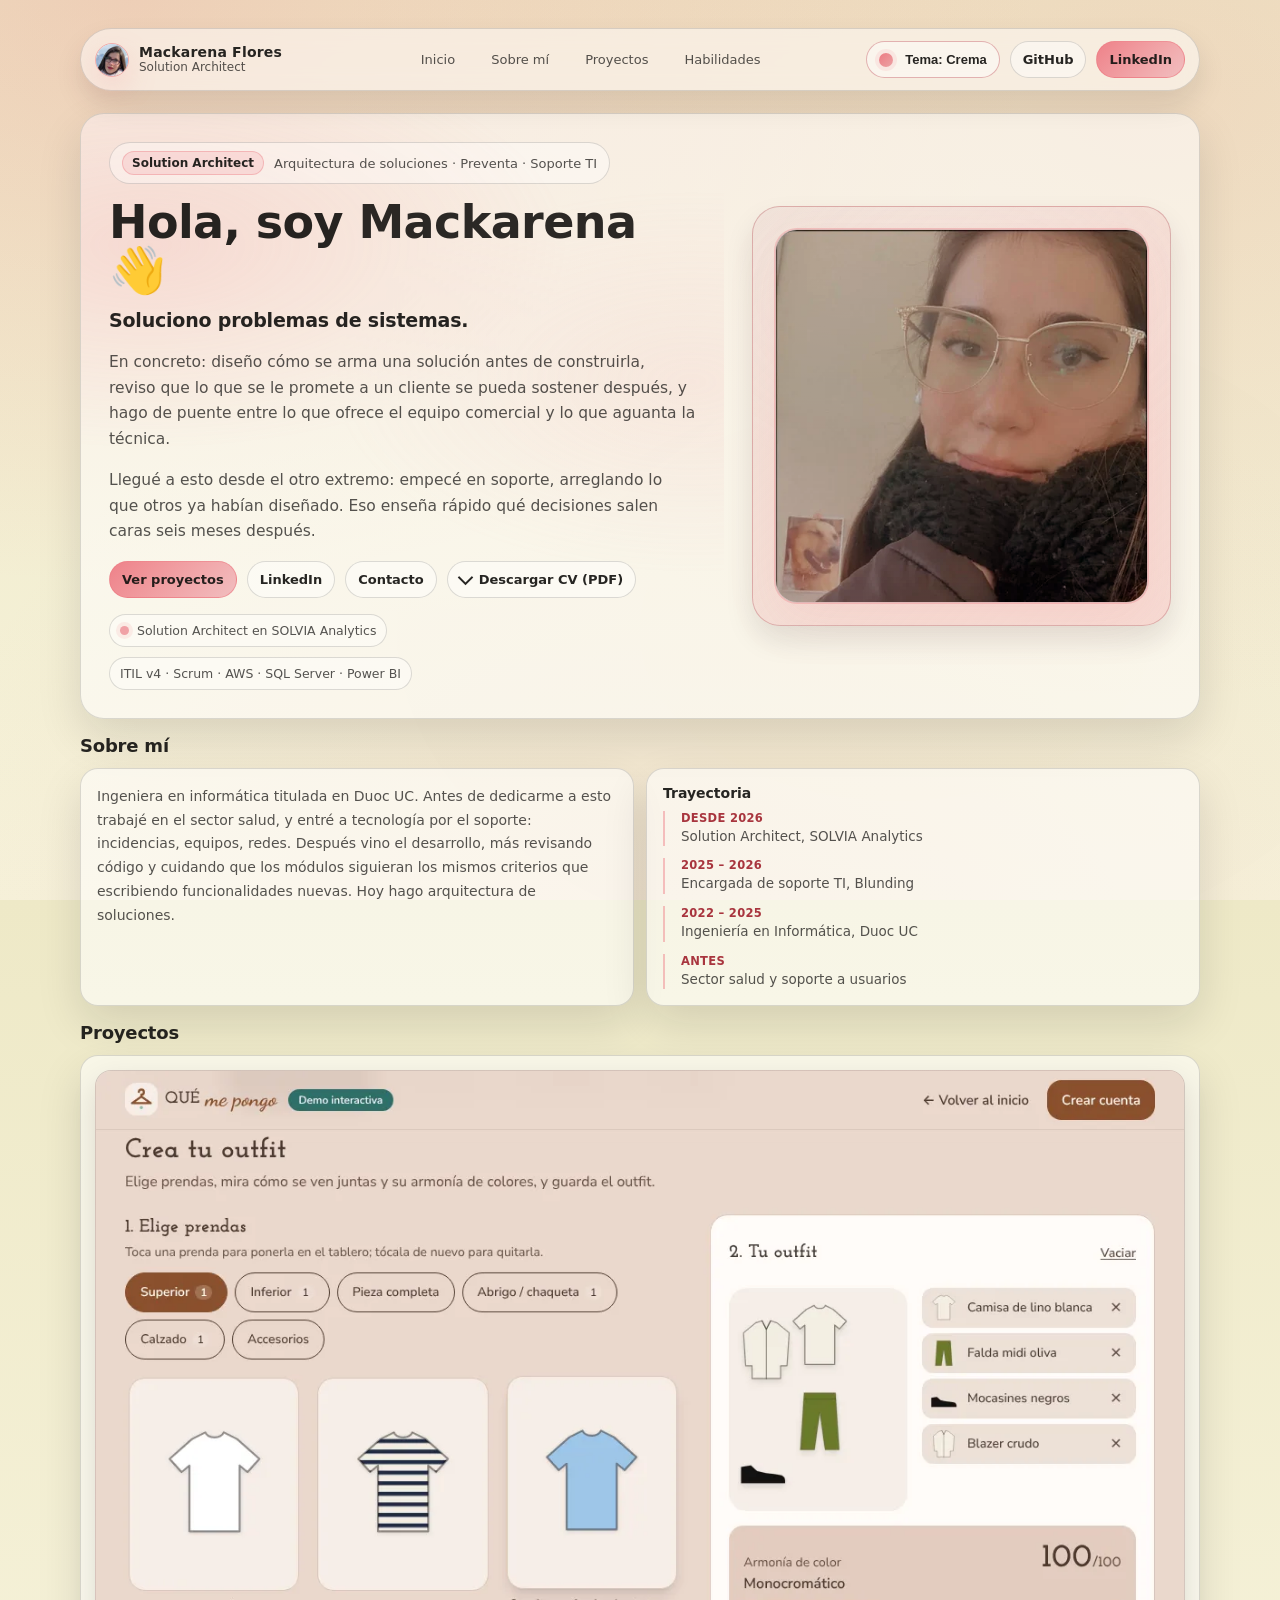
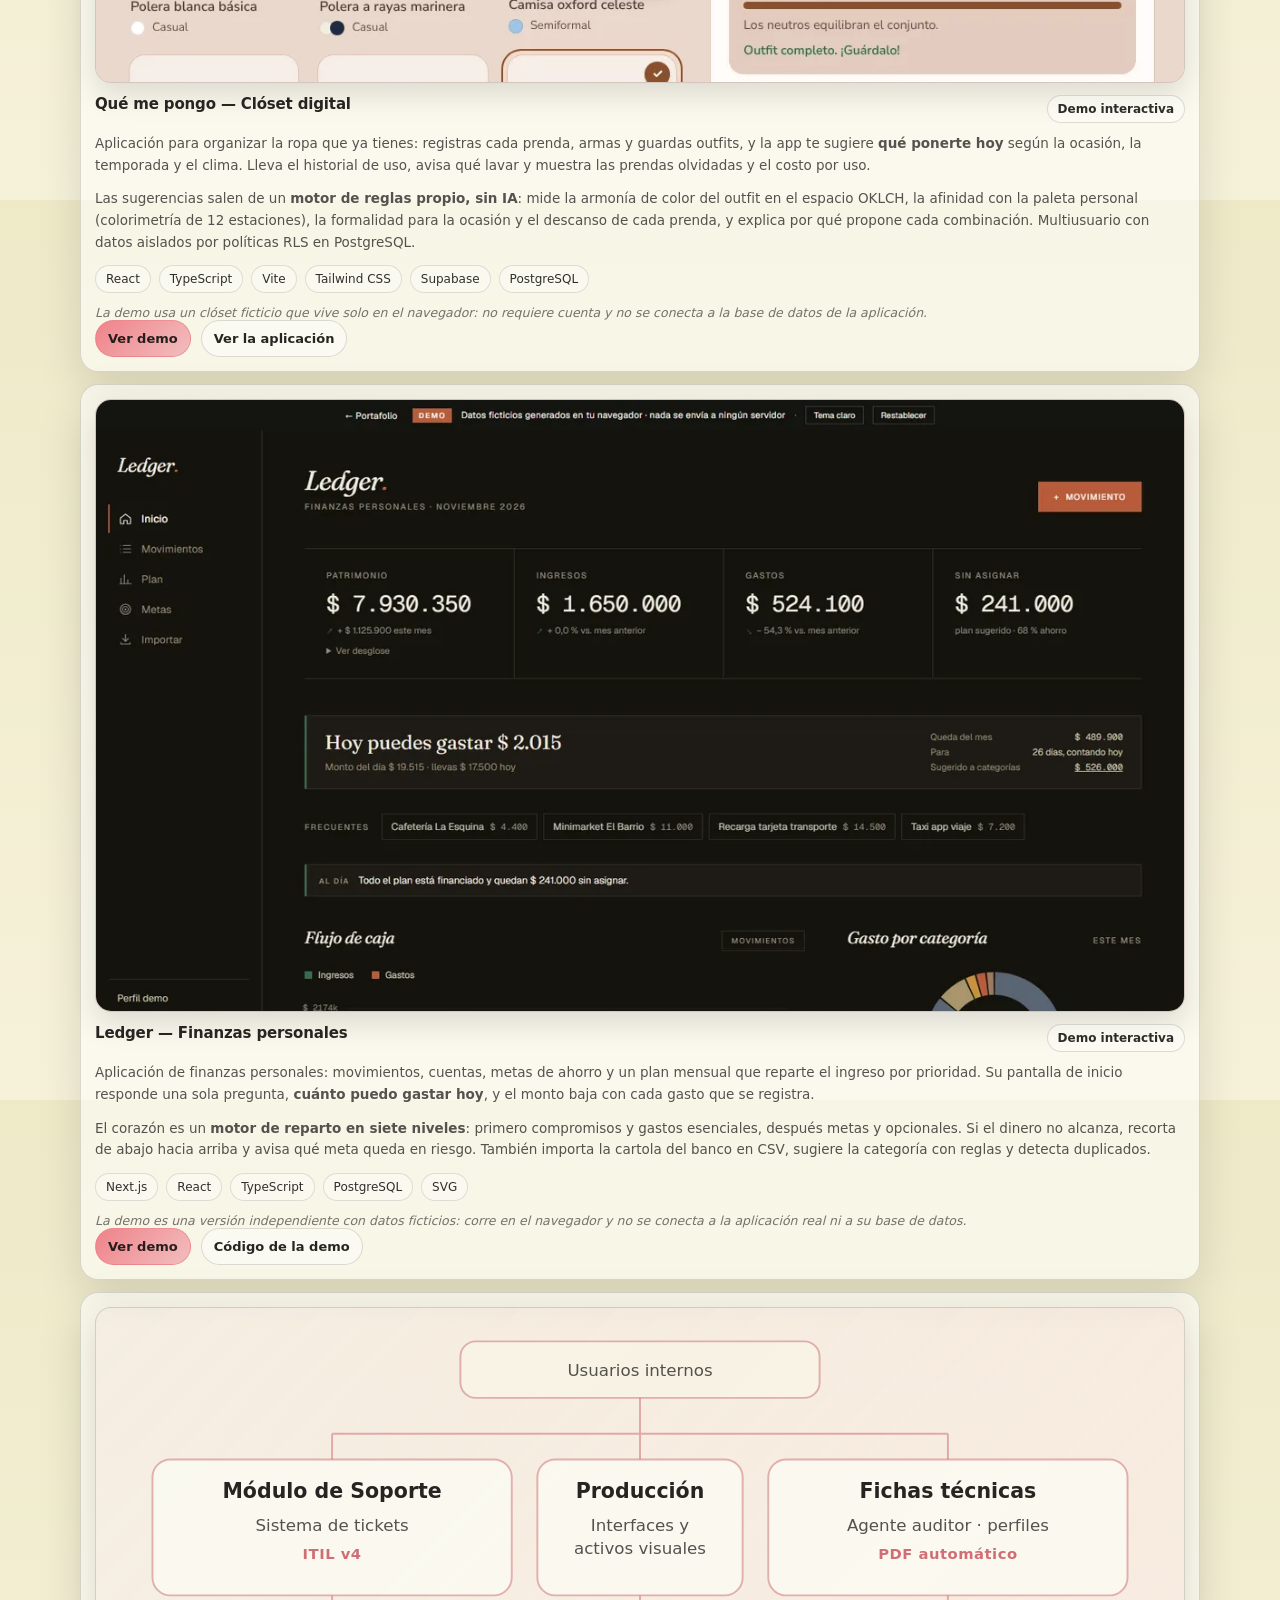
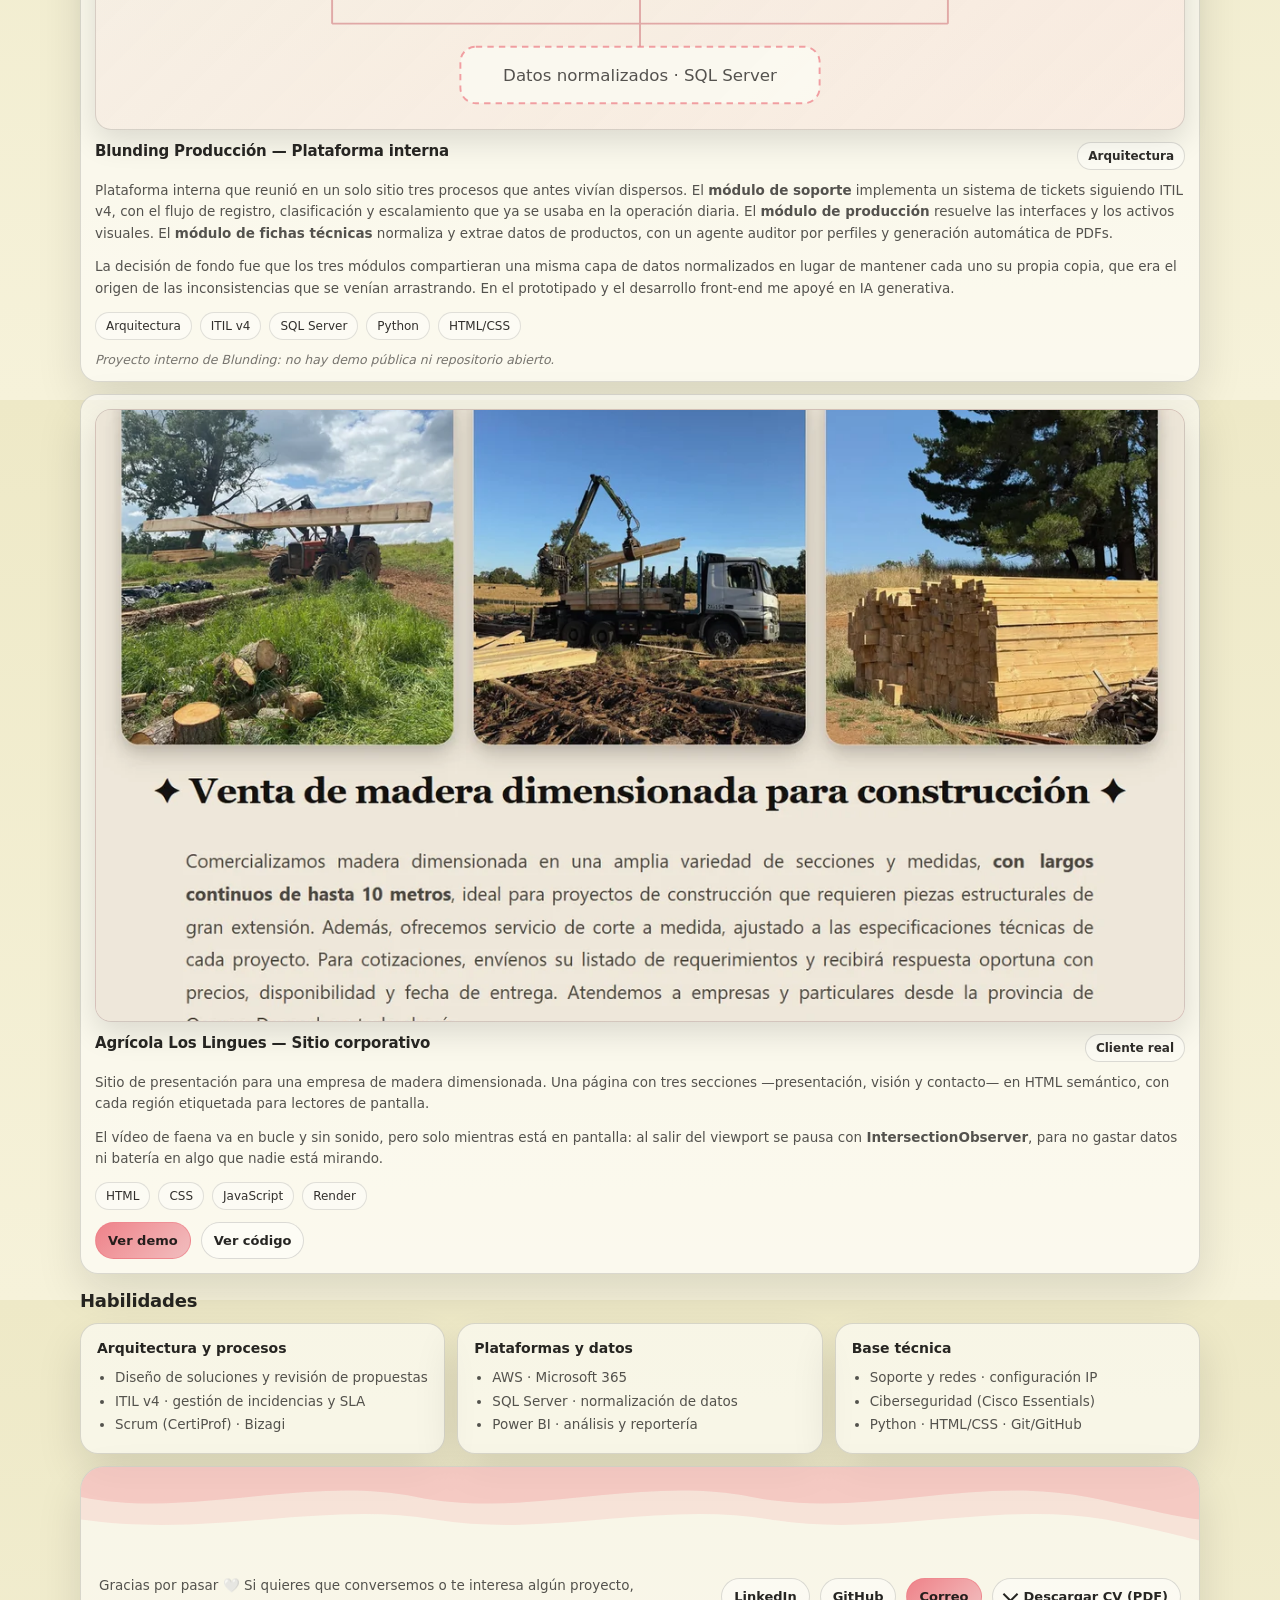
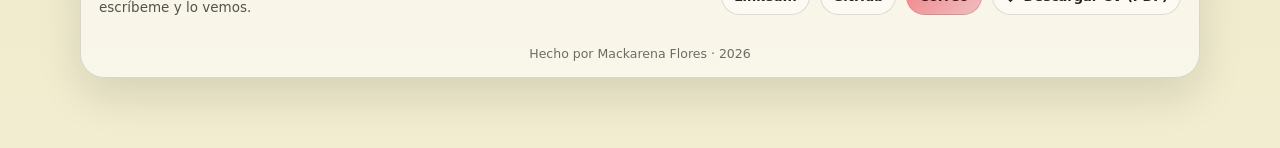
<file: index.html>
<!doctype html>
<html lang="es" data-theme="dark">
<head>
  <meta charset="utf-8" />
  <meta name="viewport" content="width=device-width, initial-scale=1" />
  <meta name="description" content="Mackarena Flores, Solution Architect. Diseño de arquitecturas, revisión de propuestas técnicas y apoyo a preventa, con base en soporte TI y desarrollo." />
  <title>Mackarena Flores — Solution Architect</title>
  <link rel="canonical" href="https://fireeeh.github.io/portafolio/" />

  <!-- Iconos -->
  <link rel="icon" href="./favicon.svg" type="image/svg+xml" />
  <link rel="apple-touch-icon" href="./apple-touch-icon.png" />
  <meta name="theme-color" content="#0b0f17" media="(prefers-color-scheme: dark)" />
  <meta name="theme-color" content="#eee9c7" media="(prefers-color-scheme: light)" />

  <!-- Open Graph: como se ve el enlace al compartirlo -->
  <meta property="og:type" content="website" />
  <meta property="og:locale" content="es_CL" />
  <meta property="og:site_name" content="Mackarena Flores — Solution Architect" />
  <meta property="og:title" content="Mackarena Flores — Solution Architect" />
  <meta property="og:description" content="Diseño de arquitecturas de solución, revisión de propuestas técnicas y apoyo a preventa, con base en soporte TI y desarrollo." />
  <meta property="og:url" content="https://fireeeh.github.io/portafolio/" />
  <meta property="og:image" content="https://fireeeh.github.io/portafolio/og-image.png" />
  <meta property="og:image:width" content="1200" />
  <meta property="og:image:height" content="630" />
  <meta property="og:image:alt" content="Mackarena Flores — Solution Architect" />
  <meta name="twitter:card" content="summary_large_image" />

  <script type="application/ld+json">
  {
    "@context": "https://schema.org",
    "@type": "Person",
    "name": "Mackarena Flores Garrido",
    "jobTitle": "Solution Architect",
    "worksFor": { "@type": "Organization", "name": "SOLVIA Analytics" },
    "alumniOf": { "@type": "CollegeOrUniversity", "name": "Duoc UC" },
    "url": "https://fireeeh.github.io/portafolio/",
    "email": "mailto:Mackarena.Garrido.F@gmail.com",
    "image": "https://fireeeh.github.io/portafolio/og-image.png",
    "nationality": { "@type": "Country", "name": "Chile" },
    "knowsAbout": [
      "Arquitectura de soluciones",
      "ITIL v4",
      "Scrum",
      "AWS",
      "SQL Server",
      "Power BI",
      "Soporte TI",
      "Ciberseguridad"
    ],
    "sameAs": [
      "https://www.linkedin.com/in/mackarenafloresg/",
      "https://github.com/Fireeeh"
    ]
  }
  </script>

  <!-- ?v= fuerza a los navegadores a pedir la version nueva tras cada despliegue.
       GitHub Pages sirve con Cache-Control: max-age=600, asi que sin esto un
       visitante reciente recibe el HTML nuevo con el CSS viejo y la maqueta se
       rompe. Hay que subir el numero al tocar styles.css o app.js. -->
  <link rel="stylesheet" href="./styles.css?v=20261105.1" />

  <!-- Resuelve el tema antes de pintar, para que no parpadee al recargar -->
  <script>
    (function(){
      var guardado;
      try { guardado = localStorage.getItem('theme'); } catch(e){}
      var prefiereClaro = window.matchMedia('(prefers-color-scheme: light)').matches;
      document.documentElement.setAttribute(
        'data-theme',
        guardado || (prefiereClaro ? 'cream' : 'dark')
      );
    })();
  </script>
</head>

<body>
  <a class="saltar" href="#contenido">Saltar al contenido</a>
  <div class="sakura" aria-hidden="true"></div>
  <div class="wrap">

    <header class="nav" aria-label="Navegación principal">
      <div class="nav__bar">
        <a class="brand" href="#top" aria-label="Ir al inicio">
          <img class="brand__dot" src="./avatar.webp" width="96" height="96" alt="" aria-hidden="true">
          <span class="brand__text">
            <span class="brand__name">Mackarena Flores</span>
            <span class="brand__role">Solution Architect</span>
          </span>
        </a>

        <nav class="nav__links" id="navLinks" aria-label="Secciones">
          <a href="#top">Inicio</a>
          <a href="#sobre-mi">Sobre mí</a>
          <a href="#proyectos">Proyectos</a>
          <a href="#habilidades">Habilidades</a>
          <a class="nav__links-extra" href="https://github.com/Fireeeh" target="_blank" rel="noreferrer">GitHub</a>
        </nav>

        <div class="nav__cta">
          <button class="btn btn--toggle" id="themeBtn" type="button" aria-label="Cambiar tema"><span class="btn__label">Tema: Oscuro</span></button>
          <a class="btn btn--desktop" href="https://github.com/Fireeeh" target="_blank" rel="noreferrer">GitHub</a>
          <a class="btn btn--primary" href="https://www.linkedin.com/in/mackarenafloresg/" target="_blank" rel="noreferrer">LinkedIn</a>
          <button class="nav__burger" id="navBurger" type="button" aria-label="Abrir menú" aria-expanded="false" aria-controls="navLinks">
            <span aria-hidden="true"></span>
            <span aria-hidden="true"></span>
            <span aria-hidden="true"></span>
          </button>
        </div>
      </div>
    </header>

    <main id="contenido" tabindex="-1">

      <section class="hero enter" id="top" aria-label="Presentación">
      <div class="hero__layout">
        <div class="hero__block hero__block--content">
          <div class="hero__content">
            <div class="kicker">
              <span class="kicker__pill">Solution Architect</span>
              <span>Arquitectura de soluciones · Preventa · Soporte TI</span>
            </div>

            <h1>Hola, soy <span class="name">Mackarena</span> 👋</h1>

            <p class="lead lead--tesis">Soluciono problemas de sistemas.</p>

            <p class="lead">
              En concreto: diseño cómo se arma una solución antes de construirla, reviso que lo
              que se le promete a un cliente se pueda sostener después, y hago de puente entre lo
              que ofrece el equipo comercial y lo que aguanta la técnica.
            </p>

            <p class="lead">
              Llegué a esto desde el otro extremo: empecé en soporte, arreglando lo que otros ya
              habían diseñado. Eso enseña rápido qué decisiones salen caras seis meses después.
            </p>

            <div class="hero__actions">
              <a class="btn btn--primary" href="#proyectos">Ver proyectos</a>
              <a class="btn" href="https://www.linkedin.com/in/mackarenafloresg/" target="_blank" rel="noreferrer">LinkedIn</a>
              <a class="btn" href="mailto:Mackarena.Garrido.F@gmail.com">Contacto</a>
              <a class="btn btn--cv" href="./CV-Mackarena-Flores-Garrido.pdf" download>Descargar CV (PDF)</a>
            </div>

            <div class="meta" aria-label="Resumen rápido">
              <span class="chip"><span class="dot" aria-hidden="true"></span> Solution Architect en SOLVIA Analytics</span>
              <span class="chip">ITIL v4 · Scrum · AWS · SQL Server · Power BI</span>
            </div>
          </div>
        </div>

        <div class="hero__illus">
          <div class="illus-card">
            <div class="illus floaty pulse-border">
              <img class="retrato"
                   src="./retrato.webp"
                   srcset="./retrato-480.webp 480w, ./retrato.webp 840w"
                   sizes="(max-width: 920px) 60vw, 420px"
                   width="840" height="840"
                   decoding="async"
                   fetchpriority="high"
                   alt="Fotografía de Mackarena Flores">
            </div>
          </div>
        </div>
      </div>
      </section>

      <section id="sobre-mi" class="reveal" aria-label="Sobre mí">
        <div class="section__head">
          <h2>Sobre mí</h2>
        </div>

        <div class="grid">
          <div class="card box col-6">
            <p class="sobre__texto">
              Ingeniera en informática titulada en Duoc UC. Antes de dedicarme a esto trabajé en
              el sector salud, y entré a tecnología por el soporte: incidencias, equipos, redes.
              Después vino el desarrollo, más revisando código y cuidando que los módulos
              siguieran los mismos criterios que escribiendo funcionalidades nuevas. Hoy hago
              arquitectura de soluciones.
            </p>
          </div>

          <div class="card box col-6">
            <h3>Trayectoria</h3>
            <ol class="linea">
              <li>
                <span class="linea__fecha">Desde 2026</span>
                <span class="linea__hecho">Solution Architect, SOLVIA Analytics</span>
              </li>
              <li>
                <span class="linea__fecha">2025 – 2026</span>
                <span class="linea__hecho">Encargada de soporte TI, Blunding</span>
              </li>
              <li>
                <span class="linea__fecha">2022 – 2025</span>
                <span class="linea__hecho">Ingeniería en Informática, Duoc UC</span>
              </li>
              <li>
                <span class="linea__fecha">Antes</span>
                <span class="linea__hecho">Sector salud y soporte a usuarios</span>
              </li>
            </ol>
          </div>
        </div>
      </section>

      <section id="proyectos" class="reveal" aria-label="Proyectos">
        <div class="section__head">
          <h2>Proyectos</h2>
        </div>

        <div class="grid">
          <article class="card proj col-12">
            <div class="proj__media">
              <a href="https://que-me-pongo.pages.dev/demo" target="_blank" rel="noreferrer" aria-label="Abrir la demo de Qué me pongo" style="display:block;width:100%;height:100%">
                <img class="proj__img" style="object-position:top"
                     src="./que-me-pongo.webp"
                     srcset="./que-me-pongo-700.webp 700w, ./que-me-pongo.webp 1200w"
                     sizes="(min-width: 1160px) 1056px, 92vw"
                     width="1200" height="733"
                     loading="lazy" decoding="async"
                     alt="Demo de Qué me pongo: prendas del clóset a la izquierda y, a la derecha, el outfit armado con su puntaje de armonía de color">
              </a>
            </div>
            <div class="proj__top">
              <h3 class="proj__title">Qué me pongo — Clóset digital</h3>
              <span class="tag">Demo interactiva</span>
            </div>
            <p class="proj__desc">
              Aplicación para organizar la ropa que ya tienes: registras cada prenda, armas y guardas outfits,
              y la app te sugiere <strong>qué ponerte hoy</strong> según la ocasión, la temporada y el clima.
              Lleva el historial de uso, avisa qué lavar y muestra las prendas olvidadas y el costo por uso.
            </p>
            <p class="proj__desc">
              Las sugerencias salen de un <strong>motor de reglas propio, sin IA</strong>: mide la armonía de
              color del outfit en el espacio OKLCH, la afinidad con la paleta personal (colorimetría de 12
              estaciones), la formalidad para la ocasión y el descanso de cada prenda, y explica por qué propone
              cada combinación. Multiusuario con datos aislados por políticas RLS en PostgreSQL.
            </p>
            <div class="stack"><span>React</span><span>TypeScript</span><span>Vite</span><span>Tailwind CSS</span><span>Supabase</span><span>PostgreSQL</span></div>
            <p class="proj__nota">La demo usa un clóset ficticio que vive solo en el navegador: no requiere cuenta y no se conecta a la base de datos de la aplicación.</p>
            <div class="proj__links">
              <a class="btn btn--primary" href="https://que-me-pongo.pages.dev/demo" target="_blank" rel="noreferrer">Ver demo</a>
              <a class="btn" href="https://que-me-pongo.pages.dev/" target="_blank" rel="noreferrer">Ver la aplicación</a>
            </div>
          </article>

          <article class="card proj col-12">
            <div class="proj__media">
              <a href="./ledger/" aria-label="Abrir la demo de Ledger" style="display:block;width:100%;height:100%">
                <img class="proj__img" style="object-position:top"
                     src="./ledger.webp"
                     srcset="./ledger-700.webp 700w, ./ledger.webp 1200w"
                     sizes="(min-width: 1160px) 1056px, 92vw"
                     width="1200" height="733"
                     loading="lazy" decoding="async"
                     alt="Pantalla de inicio de Ledger: patrimonio, ingresos y gastos del mes, el aviso «Hoy puedes gastar» y el gráfico de flujo de caja">
              </a>
            </div>
            <div class="proj__top">
              <h3 class="proj__title">Ledger — Finanzas personales</h3>
              <span class="tag">Demo interactiva</span>
            </div>
            <p class="proj__desc">
              Aplicación de finanzas personales: movimientos, cuentas, metas de ahorro y un plan mensual
              que reparte el ingreso por prioridad. Su pantalla de inicio responde una sola pregunta,
              <strong>cuánto puedo gastar hoy</strong>, y el monto baja con cada gasto que se registra.
            </p>
            <p class="proj__desc">
              El corazón es un <strong>motor de reparto en siete niveles</strong>: primero compromisos y
              gastos esenciales, después metas y opcionales. Si el dinero no alcanza, recorta de abajo hacia
              arriba y avisa qué meta queda en riesgo. También importa la cartola del banco en CSV, sugiere
              la categoría con reglas y detecta duplicados.
            </p>
            <div class="stack"><span>Next.js</span><span>React</span><span>TypeScript</span><span>PostgreSQL</span><span>SVG</span></div>
            <p class="proj__nota">La demo es una versión independiente con datos ficticios: corre en el navegador y no se conecta a la aplicación real ni a su base de datos.</p>
            <div class="proj__links">
              <a class="btn btn--primary" href="./ledger/">Ver demo</a>
              <a class="btn" href="https://github.com/Fireeeh/portafolio/tree/main/ledger" target="_blank" rel="noreferrer">Código de la demo</a>
            </div>
          </article>

          <article class="card proj col-12">
            <div class="proj__media proj__media--diagrama">
              <svg viewBox="0 0 820 300" role="img" aria-labelledby="diag-titulo diag-desc" class="diagrama">
                <title id="diag-titulo">Arquitectura de la plataforma Blunding Producción</title>
                <desc id="diag-desc">Los usuarios internos de soporte, producción y comercial acceden a tres módulos —
                  tickets ITIL v4, producción y fichas técnicas — que comparten una capa común de datos normalizados.</desc>

                <rect x="270" y="12" width="280" height="44" rx="12" class="d-caja d-caja--tenue"/>
                <text x="410" y="39" class="d-txt d-txt--sm">Usuarios internos</text>

                <path d="M410 56 V 84 M170 84 H 650 M170 84 V 104 M410 84 V 104 M650 84 V 104" class="d-linea"/>

                <rect x="30" y="104" width="280" height="106" rx="14" class="d-caja"/>
                <text x="170" y="134" class="d-txt d-txt--tit">Módulo de Soporte</text>
                <text x="170" y="160" class="d-txt d-txt--sm">Sistema de tickets</text>
                <text x="170" y="182" class="d-txt d-txt--et">ITIL v4</text>

                <rect x="330" y="104" width="160" height="106" rx="14" class="d-caja"/>
                <text x="410" y="134" class="d-txt d-txt--tit">Producción</text>
                <text x="410" y="160" class="d-txt d-txt--sm">Interfaces y</text>
                <text x="410" y="178" class="d-txt d-txt--sm">activos visuales</text>

                <rect x="510" y="104" width="280" height="106" rx="14" class="d-caja"/>
                <text x="650" y="134" class="d-txt d-txt--tit">Fichas técnicas</text>
                <text x="650" y="160" class="d-txt d-txt--sm">Agente auditor · perfiles</text>
                <text x="650" y="182" class="d-txt d-txt--et">PDF automático</text>

                <path d="M170 210 V 232 M410 210 V 232 M650 210 V 232 M170 232 H 650 M410 232 V 250" class="d-linea"/>

                <rect x="270" y="250" width="280" height="44" rx="12" class="d-caja d-caja--datos"/>
                <text x="410" y="277" class="d-txt d-txt--sm">Datos normalizados · SQL Server</text>
              </svg>
            </div>

            <p class="diagrama__pista" aria-hidden="true">← Desliza el diagrama para verlo completo →</p>

            <div class="proj__top">
              <h3 class="proj__title">Blunding Producción — Plataforma interna</h3>
              <span class="tag">Arquitectura</span>
            </div>

            <p class="proj__desc">
              Plataforma interna que reunió en un solo sitio tres procesos que antes vivían dispersos.
              El <strong>módulo de soporte</strong> implementa un sistema de tickets siguiendo ITIL v4, con
              el flujo de registro, clasificación y escalamiento que ya se usaba en la operación diaria.
              El <strong>módulo de producción</strong> resuelve las interfaces y los activos visuales. El
              <strong>módulo de fichas técnicas</strong> normaliza y extrae datos de productos, con un agente
              auditor por perfiles y generación automática de PDFs.
            </p>
            <p class="proj__desc">
              La decisión de fondo fue que los tres módulos compartieran una misma capa de datos
              normalizados en lugar de mantener cada uno su propia copia, que era el origen de las
              inconsistencias que se venían arrastrando. En el prototipado y el desarrollo front-end me
              apoyé en IA generativa.
            </p>

            <div class="stack"><span>Arquitectura</span><span>ITIL v4</span><span>SQL Server</span><span>Python</span><span>HTML/CSS</span></div>
            <p class="proj__nota">Proyecto interno de Blunding: no hay demo pública ni repositorio abierto.</p>
          </article>

          <article class="card proj col-12">
            <div class="proj__media">
              <img class="proj__img"
                   src="./los_lingues.webp"
                   srcset="./los_lingues-700.webp 700w, ./los_lingues.webp 1200w"
                   sizes="(min-width: 1160px) 1056px, 92vw"
                   width="1200" height="733"
                   loading="lazy" decoding="async"
                   alt="Sitio web de Agrícola Los Lingues: portada con fotografías de faena forestal y el catálogo de madera dimensionada">
            </div>
            <div class="proj__top">
              <h3 class="proj__title">Agrícola Los Lingues — Sitio corporativo</h3>
              <span class="tag">Cliente real</span>
            </div>
            <p class="proj__desc">
              Sitio de presentación para una empresa de madera dimensionada. Una página con tres
              secciones —presentación, visión y contacto— en HTML semántico, con cada región
              etiquetada para lectores de pantalla.
            </p>
            <p class="proj__desc">
              El vídeo de faena va en bucle y sin sonido, pero solo mientras está en pantalla: al
              salir del viewport se pausa con <strong>IntersectionObserver</strong>, para no gastar
              datos ni batería en algo que nadie está mirando.
            </p>
            <div class="stack"><span>HTML</span><span>CSS</span><span>JavaScript</span><span>Render</span></div>
            <div class="proj__links">
              <a class="btn btn--primary" href="https://agricola-los-lingues.onrender.com/" target="_blank" rel="noreferrer">Ver demo</a>
              <a class="btn" href="https://github.com/Fireeeh/madera2" target="_blank" rel="noreferrer">Ver código</a>
            </div>
          </article>

        </div>
      </section>

      <section id="habilidades" class="reveal" aria-label="Habilidades">
        <div class="section__head">
          <h2>Habilidades</h2>
        </div>

        <div class="grid">
          <div class="card box col-4">
            <h3>Arquitectura y procesos</h3>
            <ul class="list"><li>Diseño de soluciones y revisión de propuestas</li><li>ITIL v4 · gestión de incidencias y SLA</li><li>Scrum (CertiProf) · Bizagi</li></ul>
          </div>
          <div class="card box col-4">
            <h3>Plataformas y datos</h3>
            <ul class="list"><li>AWS · Microsoft 365</li><li>SQL Server · normalización de datos</li><li>Power BI · análisis y reportería</li></ul>
          </div>
          <div class="card box col-4">
            <h3>Base técnica</h3>
            <ul class="list"><li>Soporte y redes · configuración IP</li><li>Ciberseguridad (Cisco Essentials)</li><li>Python · HTML/CSS · Git/GitHub</li></ul>
          </div>
        </div>
      </section>

    </main>

    <footer class="footer reveal" aria-label="Pie de página">
      <svg class="footer__wave" viewBox="0 0 1200 120" preserveAspectRatio="none" aria-hidden="true">
        <path d="M0,40 C120,70 240,10 360,40 C480,70 600,10 720,40 C840,70 960,10 1080,40 C1140,55 1170,65 1200,70 L1200,0 L0,0 Z"
              fill="rgba(237,123,131,0.26)"></path>
        <path d="M0,70 C140,95 260,45 380,70 C500,95 620,45 740,70 C860,95 980,45 1100,70 C1150,82 1180,92 1200,98 L1200,0 L0,0 Z"
              fill="rgba(236,138,144,0.18)"></path>
      </svg>

      <div class="footer__body">
        <p class="footer__msg">
          Gracias por pasar 🤍 Si quieres que conversemos o te interesa algún proyecto, escríbeme y lo vemos.
        </p>
        <div class="footer__links">
          <a class="btn" href="https://www.linkedin.com/in/mackarenafloresg/" target="_blank" rel="noreferrer">LinkedIn</a>
          <a class="btn" href="https://github.com/Fireeeh" target="_blank" rel="noreferrer">GitHub</a>
          <a class="btn btn--primary" href="mailto:Mackarena.Garrido.F@gmail.com">Correo</a>
                <a class="btn btn--cv" href="./CV-Mackarena-Flores-Garrido.pdf" download>Descargar CV (PDF)</a>
        </div>
      </div>

      <div class="footer__small">
        Hecho por Mackarena Flores · <span id="year"></span>
      </div>
    </footer>

  </div>

  <script src="./app.js?v=20261105.1"></script>
</body>
</html>
</file>
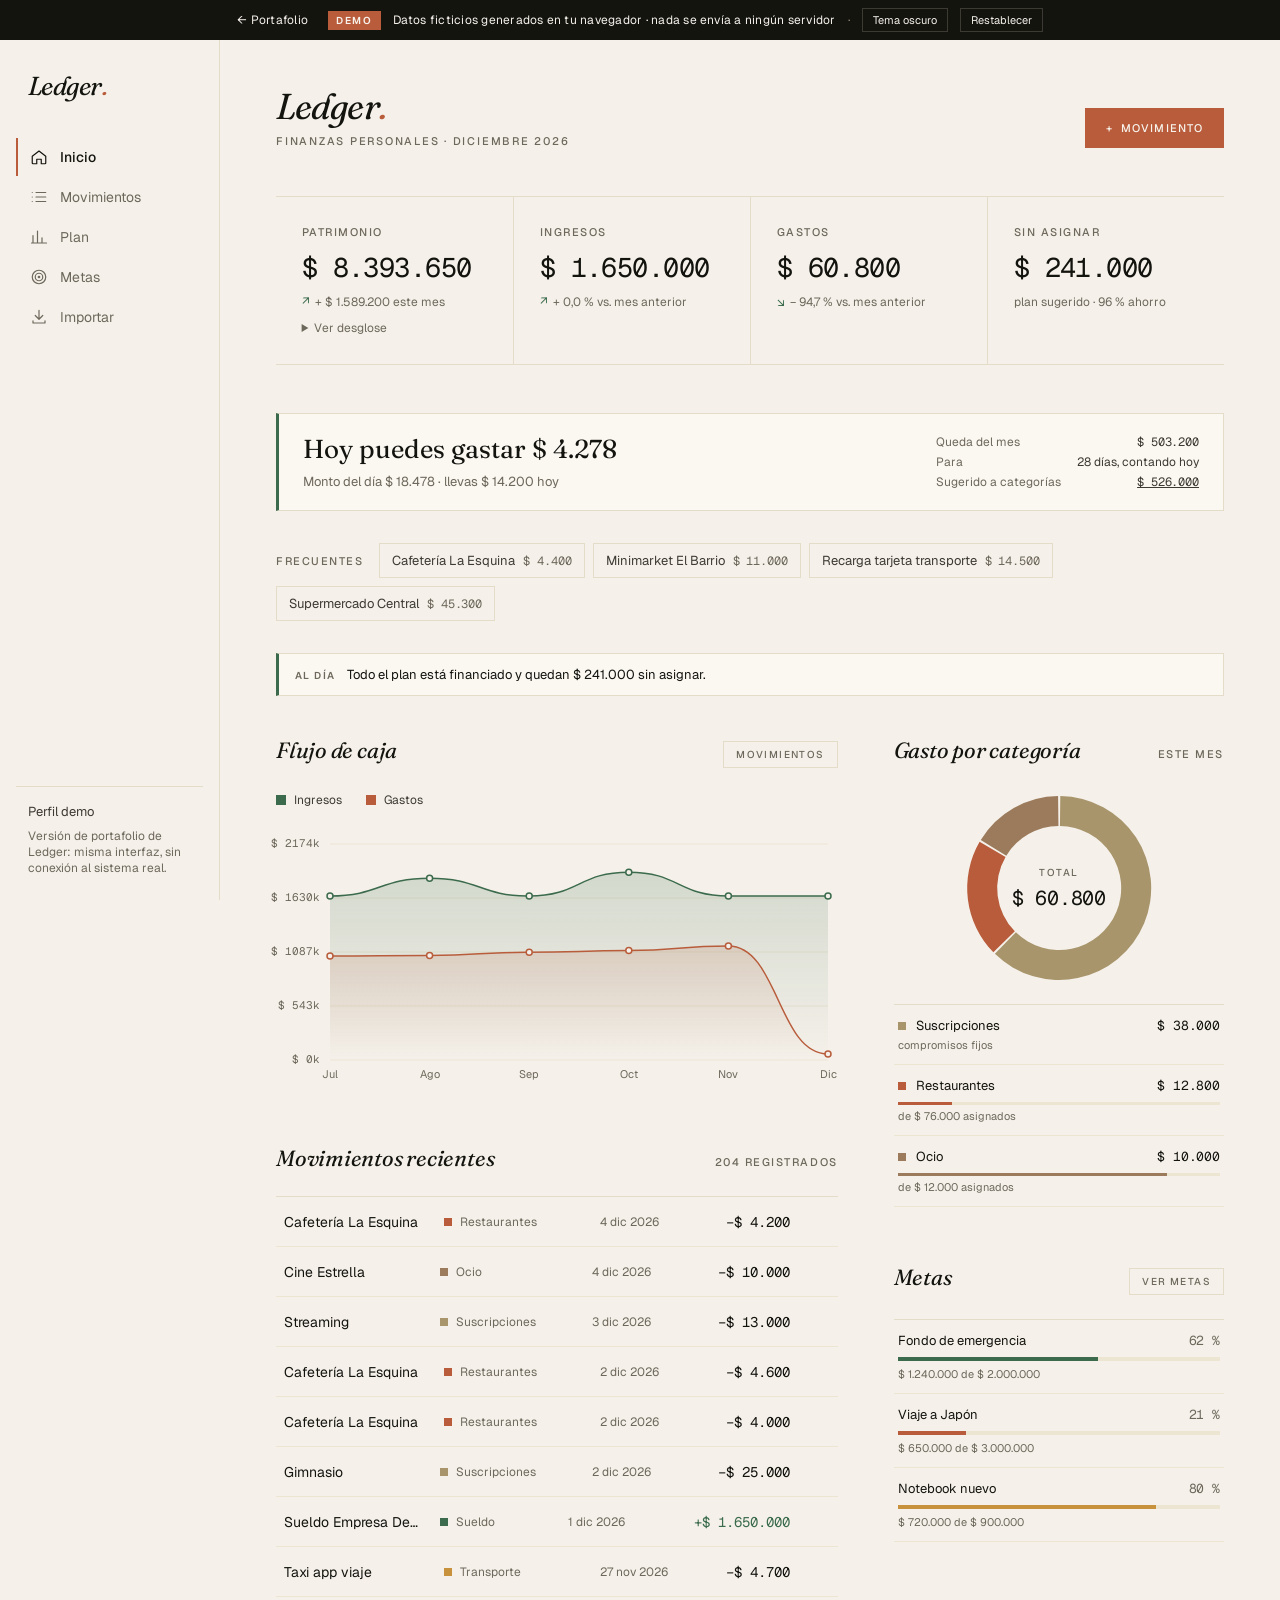
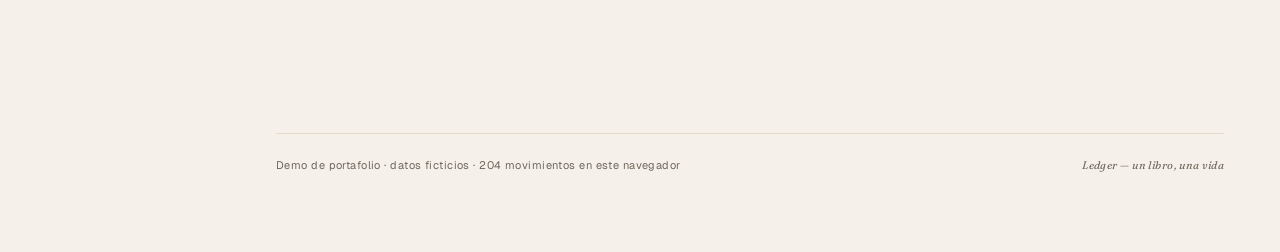
<file: ledger/index.html>
<!doctype html>
<html lang="es">
<head>
  <meta charset="utf-8">
  <meta name="viewport" content="width=device-width, initial-scale=1, maximum-scale=5">
  <title>Ledger · Demo</title>
  <meta name="description" content="Demo pública de Ledger, aplicación de finanzas personales. Datos ficticios, sin servidor.">
  <meta name="robots" content="index, follow">
  <meta name="theme-color" media="(prefers-color-scheme: light)" content="#F5F1EA">
  <meta name="theme-color" media="(prefers-color-scheme: dark)" content="#15130E">
  <link rel="canonical" href="https://fireeeh.github.io/portafolio/ledger/">
  <link rel="icon" href="icon.svg" type="image/svg+xml">
  <link rel="preconnect" href="https://fonts.googleapis.com">
  <link rel="preconnect" href="https://fonts.gstatic.com" crossorigin>
  <link rel="stylesheet" href="https://fonts.googleapis.com/css2?family=Fraunces:ital,opsz,wght@0,9..144,400;1,9..144,400&family=Geist:wght@400;500;600&family=Geist+Mono:wght@400;500&display=swap">
  <link rel="stylesheet" href="css/styles.css?v=2">
  <script>
    // Tema antes del primer pintado (igual que la app real, con clave propia de la demo).
    (function () {
      try {
        var t = localStorage.getItem('ledger-demo-theme');
        if (t !== 'dark' && t !== 'light') t = window.matchMedia && matchMedia('(prefers-color-scheme: dark)').matches ? 'dark' : 'light';
        document.documentElement.dataset.theme = t;
      } catch (e) { document.documentElement.dataset.theme = 'light'; }
    })();
  </script>
</head>
<body>
  <div class="demo-band" role="note">
    <a href="../#proyectos" class="back">← Portafolio</a>
    <strong>Demo</strong>
    <span>Datos ficticios generados en tu navegador<span class="opt"> · nada se envía a ningún servidor</span></span>
    <span class="sep" aria-hidden="true">·</span>
    <button type="button" data-action="theme">Tema oscuro</button>
    <button type="button" data-action="reset">Restablecer</button>
  </div>

  <a href="#view" class="skip-link">Saltar al contenido</a>

  <aside class="shell-side" aria-label="Navegación principal">
    <a href="#/inicio" class="brand">Ledger<span>.</span></a>
    <nav class="shell-nav" aria-label="Principal">
      <a class="shell-link" data-nav="inicio" href="#/inicio">
        <svg width="18" height="18" viewBox="0 0 24 24" fill="none" stroke="currentColor" stroke-width="1.6" stroke-linecap="round" stroke-linejoin="round" aria-hidden="true"><path d="M3 11l9-7 9 7v9a1 1 0 0 1-1 1h-5v-6h-6v6H4a1 1 0 0 1-1-1z"/></svg>
        <span>Inicio</span></a>
      <a class="shell-link" data-nav="movimientos" href="#/movimientos">
        <svg width="18" height="18" viewBox="0 0 24 24" fill="none" stroke="currentColor" stroke-width="1.6" stroke-linecap="round" stroke-linejoin="round" aria-hidden="true"><path d="M8 6h13M8 12h13M8 18h13"/><path d="M3 6h.01M3 12h.01M3 18h.01"/></svg>
        <span>Movimientos</span></a>
      <a class="shell-link" data-nav="plan" href="#/plan">
        <svg width="18" height="18" viewBox="0 0 24 24" fill="none" stroke="currentColor" stroke-width="1.6" stroke-linecap="round" stroke-linejoin="round" aria-hidden="true"><path d="M4 20V10M10 20V4M16 20v-7M22 20H2"/></svg>
        <span>Plan</span></a>
      <a class="shell-link" data-nav="metas" href="#/metas">
        <svg width="18" height="18" viewBox="0 0 24 24" fill="none" stroke="currentColor" stroke-width="1.6" stroke-linecap="round" stroke-linejoin="round" aria-hidden="true"><circle cx="12" cy="12" r="9"/><circle cx="12" cy="12" r="5"/><circle cx="12" cy="12" r="1"/></svg>
        <span>Metas</span></a>
      <a class="shell-link" data-nav="importar" href="#/importar">
        <svg width="18" height="18" viewBox="0 0 24 24" fill="none" stroke="currentColor" stroke-width="1.6" stroke-linecap="round" stroke-linejoin="round" aria-hidden="true"><path d="M12 3v12M7 10l5 5 5-5"/><path d="M4 17v3h16v-3"/></svg>
        <span>Importar</span></a>
    </nav>
    <div class="shell-foot">
      <span class="who">Perfil demo</span>
      <span>Versión de portafolio de Ledger: misma interfaz, sin conexión al sistema real.</span>
    </div>
  </aside>

  <main id="view" class="shell-main" tabindex="-1"></main>

  <nav class="shell-bottom" aria-label="Principal">
    <a class="shell-tab" data-nav="inicio" href="#/inicio">
      <svg width="18" height="18" viewBox="0 0 24 24" fill="none" stroke="currentColor" stroke-width="1.6" stroke-linecap="round" stroke-linejoin="round" aria-hidden="true"><path d="M3 11l9-7 9 7v9a1 1 0 0 1-1 1h-5v-6h-6v6H4a1 1 0 0 1-1-1z"/></svg><span>Inicio</span></a>
    <a class="shell-tab" data-nav="movimientos" href="#/movimientos">
      <svg width="18" height="18" viewBox="0 0 24 24" fill="none" stroke="currentColor" stroke-width="1.6" stroke-linecap="round" stroke-linejoin="round" aria-hidden="true"><path d="M8 6h13M8 12h13M8 18h13"/><path d="M3 6h.01M3 12h.01M3 18h.01"/></svg><span>Movimientos</span></a>
    <a class="shell-tab" data-nav="plan" href="#/plan">
      <svg width="18" height="18" viewBox="0 0 24 24" fill="none" stroke="currentColor" stroke-width="1.6" stroke-linecap="round" stroke-linejoin="round" aria-hidden="true"><path d="M4 20V10M10 20V4M16 20v-7M22 20H2"/></svg><span>Plan</span></a>
    <a class="shell-tab" data-nav="metas" href="#/metas">
      <svg width="18" height="18" viewBox="0 0 24 24" fill="none" stroke="currentColor" stroke-width="1.6" stroke-linecap="round" stroke-linejoin="round" aria-hidden="true"><circle cx="12" cy="12" r="9"/><circle cx="12" cy="12" r="5"/><circle cx="12" cy="12" r="1"/></svg><span>Metas</span></a>
    <a class="shell-tab" data-nav="importar" href="#/importar">
      <svg width="18" height="18" viewBox="0 0 24 24" fill="none" stroke="currentColor" stroke-width="1.6" stroke-linecap="round" stroke-linejoin="round" aria-hidden="true"><path d="M12 3v12M7 10l5 5 5-5"/><path d="M4 17v3h16v-3"/></svg><span>Importar</span></a>
  </nav>

  <dialog id="modal" class="modal" aria-label="Formulario"></dialog>
  <div id="toasts" class="toasts" aria-live="polite"></div>

  <noscript><p style="padding:24px">La demo necesita JavaScript.</p></noscript>

  <script src="js/logic.js?v=2"></script>
  <script src="js/data.js?v=2"></script>
  <script src="js/charts.js?v=2"></script>
  <script src="js/app.js?v=2"></script>
</body>
</html>
</file>
<file: styles.css>
:root{
  --c1:#ed7b83; --c2:#ec8a90; --c3:#eba2a4; --c4:#e6d1ca; --c5:#eee9c7;
  --radius:18px; --radius-lg:24px; --max:1120px;
  --sans: ui-sans-serif, system-ui, -apple-system, "Segoe UI", Roboto, Arial, "Noto Sans", "Helvetica Neue", sans-serif;
}

html[data-theme="dark"]{
  --bg:#0b0f17; --bg2:#070a0f;
  --text:rgba(255,255,255,.92); --muted:rgba(255,255,255,.72);
  --panel:rgba(255,255,255,.06); --panel2:rgba(255,255,255,.09); --border:rgba(255,255,255,.14);
  --shadow:0 18px 45px rgba(0,0,0,.35); --shadow-soft:0 14px 28px rgba(0,0,0,.22);
  --glow:0 0 0 1px rgba(237,123,131,.35), 0 20px 60px rgba(237,123,131,.10);
  /* Acento legible sobre el fondo del tema */
  --acento-txt:color-mix(in srgb, var(--c1) 85%, var(--text));
  --foco:#f5a3a8;
}

html[data-theme="cream"]{
  --bg:var(--c5); --bg2:#f6f2da;
  --text:rgba(20,18,16,.92); --muted:rgba(20,18,16,.72);
  --panel:rgba(255,255,255,.55); --panel2:rgba(255,255,255,.72); --border:rgba(20,18,16,.14);
  --shadow:0 18px 45px rgba(20,18,16,.12); --shadow-soft:0 14px 28px rgba(20,18,16,.10);
  --glow:0 0 0 1px rgba(237,123,131,.35), 0 18px 50px rgba(237,123,131,.12);
  /* El coral puro sobre crema da 3.4:1; se oscurece para pasar AA */
  --acento-txt:#a8353e;
  --foco:#a8353e;
}

*{ box-sizing:border-box; }
html,body{ height:100%; }
html{ scroll-behavior:smooth; }

/* Fondo único */
body{
  margin:0;
  font-family:var(--sans);
  color:var(--text);
  overflow-x:hidden;
  background: linear-gradient(180deg, var(--bg), var(--bg2));
  position: relative;
}
body::before{
  content:"";
  position: fixed;
  inset: 0;
  pointer-events:none;
  z-index: -2;
  background:
    radial-gradient(1400px 900px at 10% 0%, rgba(237,123,131,.24), transparent 65%),
    radial-gradient(1200px 900px at 90% 10%, rgba(236,138,144,.18), transparent 68%),
    radial-gradient(1200px 1100px at 55% 115%, rgba(235,162,164,.16), transparent 70%),
    linear-gradient(180deg, var(--bg), var(--bg2));
}
body::after{
  content:"";
  position: fixed;
  inset: 0;
  pointer-events:none;
  z-index: -1;
  background:
    radial-gradient(900px 600px at 30% 30%, rgba(255,255,255,0.04), transparent 60%),
    radial-gradient(900px 600px at 70% 70%, rgba(0,0,0,0.08), transparent 60%);
  opacity:.55;
  mix-blend-mode: overlay;
}

/* Foco de teclado visible y acorde a la marca: el anillo por defecto
   del navegador es naranja y desentona con la paleta. */
:focus-visible{
  outline:2px solid var(--foco);
  outline-offset:3px;
  border-radius:999px;
}

/* Saltar al contenido: solo aparece al tabular */
.saltar{
  position:absolute;
  left:16px; top:-60px;
  z-index:100;
  padding:10px 16px;
  border-radius:999px;
  background:var(--bg2);
  color:var(--text);
  border:1px solid var(--border);
  font-weight:700;
  font-size:13px;
  transition:top .18s ease;
}
.saltar:focus{ top:16px; text-decoration:none; }

a{ color:inherit; text-decoration:none; }
a:hover{ text-decoration:underline; }

.wrap{
  width:min(100% - 32px, var(--max));
  margin:0 auto;
  padding:16px 0 70px;
  position:relative;
  z-index: 1; /* por encima del sakura */
}

.card{
  background:var(--panel);
  border:1px solid var(--border);
  border-radius:var(--radius);
  box-shadow:var(--shadow);
}

/* NAV */
.nav{ position:sticky; top:12px; z-index:50; margin:12px 0 22px; }
.nav__bar{
  display:flex; align-items:center; justify-content:space-between; gap:12px;
  padding:12px 14px;
  border-radius:999px;
  border:1px solid var(--border);
  background:color-mix(in srgb, var(--panel2) 70%, transparent);
  backdrop-filter:blur(10px);
  box-shadow:var(--shadow-soft);
}
.brand{ display:flex; align-items:center; gap:10px; min-width:220px; }
.brand__dot{
  width:34px; height:34px; border-radius:50%;
  object-fit:cover;
  display:block;
  box-shadow:0 12px 30px rgba(237,123,131,.22);
  border:1px solid color-mix(in srgb, var(--c1) 55%, transparent);
}
.brand__text{ display:flex; flex-direction:column; line-height:1.1; }
.brand__name{ font-weight:800; font-size:14px; letter-spacing:.2px; }
.brand__role{ font-size:12px; color:var(--muted); }

.nav__links{ display:flex; gap:14px; flex-wrap:wrap; justify-content:center; }
.nav__links a{
  font-size:13px; color:var(--muted);
  padding:8px 10px; border-radius:999px; border:1px solid transparent;
}
.nav__links a:hover{
  color:var(--text);
  border-color:var(--border);
  background:color-mix(in srgb, var(--panel) 70%, transparent);
  text-decoration:none;
}
.nav__cta{ display:flex; gap:10px; align-items:center; }

/* Boton hamburguesa: solo visible en movil */
.nav__burger{
  display:none;
  flex-direction:column;
  justify-content:center;
  gap:4px;
  width:40px; height:40px;
  padding:0;
  border-radius:999px;
  border:1px solid var(--border);
  background:color-mix(in srgb, var(--panel) 80%, transparent);
  cursor:pointer;
}
.nav__burger span{
  display:block;
  width:18px; height:2px;
  margin:0 auto;
  border-radius:2px;
  background:var(--text);
  transition:transform .22s ease, opacity .22s ease;
}
.nav__burger[aria-expanded="true"] span:nth-child(1){ transform:translateY(6px) rotate(45deg); }
.nav__burger[aria-expanded="true"] span:nth-child(2){ opacity:0; }
.nav__burger[aria-expanded="true"] span:nth-child(3){ transform:translateY(-6px) rotate(-45deg); }

/* GitHub vive en .nav__cta en escritorio y dentro del menu en movil */
.nav__links-extra{ display:none; }

.btn{
  display:inline-flex; align-items:center; justify-content:center; gap:8px;
  padding:10px 12px;
  border-radius:999px;
  border:1px solid var(--border);
  background:color-mix(in srgb, var(--panel) 80%, transparent);
  color:var(--text);
  font-weight:700;
  font-size:13px;
  white-space:nowrap;
  cursor:pointer;
  user-select:none;
}
.btn:hover{ background:color-mix(in srgb, var(--panel2) 80%, transparent); text-decoration:none; }
.btn--primary{
  border-color:color-mix(in srgb, var(--c1) 60%, transparent);
  background:linear-gradient(135deg, color-mix(in srgb, var(--c1) 95%, white 5%), color-mix(in srgb, var(--c3) 70%, white 30%));
  color:rgba(20,18,16,.92);
}
.btn--primary:hover{ filter:brightness(1.03); }

/* Boton de descarga del CV, con icono de flecha */
.btn--cv::before{
  content:"";
  width:9px; height:9px;
  border-left:2px solid currentColor;
  border-bottom:2px solid currentColor;
  transform:translateY(-2px) rotate(-45deg);
}

.btn--toggle{
  border-color:color-mix(in srgb, var(--c1) 40%, var(--border));
  position:relative;
  padding-left:38px;
}
.btn--toggle:before{
  content:"";
  position:absolute;
  left:12px; top:50%;
  width:14px; height:14px;
  transform:translateY(-50%);
  border-radius:999px;
  background:linear-gradient(135deg, var(--c1), var(--c3));
  box-shadow:0 0 0 4px rgba(237,123,131,.12);
}

@media (max-width: 920px){
  .nav__burger{ display:flex; }
  .btn--desktop{ display:none; }
  .nav__links-extra{ display:block; }

  .nav__links{
    position:absolute;
    top:calc(100% + 8px);
    left:0; right:0;
    flex-direction:column;
    gap:4px;
    padding:10px;
    border-radius:20px;
    border:1px solid var(--border);
    /* Base opaca + tinte del panel: el menu no debe transparentar el hero */
    background:
      linear-gradient(
        color-mix(in srgb, var(--panel2) 65%, transparent),
        color-mix(in srgb, var(--panel2) 65%, transparent)
      ),
      var(--bg2);
    backdrop-filter:blur(12px);
    box-shadow:var(--shadow);
    opacity:0;
    visibility:hidden;
    transform:translateY(-8px);
    transition:opacity .2s ease, transform .2s ease, visibility .2s;
  }
  .nav__links.is-open{
    opacity:1;
    visibility:visible;
    transform:translateY(0);
  }
  .nav__links a{
    font-size:14px;
    padding:11px 14px;
    border-radius:14px;
    color:var(--text);
  }

  .brand{ min-width:unset; }
  .nav__bar{ padding: 10px 12px; gap: 8px; }
  .brand__dot{ width: 30px; height: 30px; }
  .brand__name{ font-size: 13px; }
  .brand__role{ font-size: 11px; }
  .nav__cta{ gap: 8px; }
  .btn{ padding: 8px 10px; font-size: 12px; }
  .btn--toggle{ padding-left: 32px; }
  .btn--toggle:before{ left: 10px; width: 12px; height: 12px; }
}

@media (max-width: 640px){
  /* El toggle se conserva, reducido a su punto de color */
  .btn--toggle .btn__label{ display: none; }
  .btn--toggle{ width: 40px; height: 40px; padding: 0; }
  .btn--toggle:before{ left: 50%; transform: translate(-50%, -50%); }
  .brand__text{ display: flex; flex-direction: column; }
  .brand__role{ display: none; }
}

/* HERO */
.hero{
  border-radius:var(--radius-lg);
  border:1px solid var(--border);
  box-shadow:var(--shadow);
  overflow:hidden;
  background:var(--panel);
}
.hero__layout{
  display:grid;
  grid-template-columns:1.15fr .85fr;
  min-height:420px;
}
.hero__block{ position:relative; padding:28px; }
.hero__block--content{ overflow:hidden; }
.hero__block--content::before{
  content:"";
  position:absolute; inset:-40px;
  background:
    radial-gradient(700px 340px at 15% 25%, rgba(237,123,131,.18), transparent 60%),
    radial-gradient(600px 320px at 90% 45%, rgba(235,162,164,.14), transparent 60%);
  pointer-events:none;
  filter:blur(2px);
  z-index:0;
}
.hero__content{ position:relative; z-index:1; max-width:62ch; }
.hero__illus{
  padding:28px;
  display:flex;
  align-items:center;
  justify-content:center;
  background:transparent;
}
main > section + section{ margin-top:16px; }

@media (max-width: 920px){ 
  .hero__layout{ grid-template-columns:1fr; min-height: auto; }
  .hero__block{ padding: 20px; }
  .hero__illus{ padding: 20px; min-height: 280px; }
}

@media (max-width: 640px){
  .hero__block{ padding: 16px; }
  .hero__illus{ padding: 16px; min-height: 240px; }
  .illus-card{ padding: 16px; }
  h1{ font-size: clamp(24px, 7vw, 32px); margin: 10px 0 8px; }
  .lead{ font-size: 14px; line-height: 1.6; }
  .hero__actions{ gap: 8px; margin-top: 12px; }
  .kicker{ font-size: 11px; padding: 6px 10px; gap: 8px; flex-wrap: wrap; }
  .kicker__pill{ font-size: 11px; padding: 3px 8px; }
  .meta{ gap: 8px; font-size: 11px; margin-top: 12px; }
  .chip{ padding: 6px 8px; gap: 6px; }
  .dot{ width: 7px; height: 7px; }
}

.name{ color: color-mix(in srgb, var(--text) 98%, white 2%); }

.kicker{
  display:inline-flex; align-items:center; gap:10px;
  padding:8px 12px;
  border-radius:999px;
  border:1px solid var(--border);
  background:color-mix(in srgb, var(--panel) 70%, transparent);
  color:var(--muted);
  font-size:13px;
}
.kicker__pill{
  padding:4px 9px;
  border-radius:999px;
  background:color-mix(in srgb, var(--c1) 18%, transparent);
  border:1px solid color-mix(in srgb, var(--c1) 38%, transparent);
  color:var(--text);
  font-weight:800;
  font-size:12px;
}

h1{
  margin:14px 0 10px;
  font-size:clamp(28px, 3.8vw, 46px);
  line-height:1.05;
  letter-spacing:-.6px;
}
.lead{
  margin:0 0 16px;
  color:var(--muted);
  font-size:15.5px;
  line-height:1.65;
}

/* La frase con la que ella misma describe su trabajo: abre el hero */
.lead--tesis{
  color:var(--text);
  font-size:19px;
  font-weight:600;
  letter-spacing:-.2px;
  margin-bottom:14px;
}
@media (max-width: 640px){
  .lead--tesis{ font-size:16.5px; }
}
.hero__actions{ display:flex; gap:10px; flex-wrap:wrap; margin-top:10px; }
.meta{
  margin-top:16px;
  display:flex; gap:10px; flex-wrap:wrap;
  color:var(--muted);
  font-size:12.5px;
}
.chip{
  display:inline-flex; align-items:center; gap:8px;
  padding:8px 10px;
  border-radius:999px;
  border:1px solid var(--border);
  background:color-mix(in srgb, var(--panel) 70%, transparent);
}
.dot{
  width:9px; height:9px; border-radius:999px;
  background:color-mix(in srgb, var(--c2) 80%, white 20%);
  box-shadow:0 0 0 4px rgba(237,123,131,.12);
}

/* Ilustración */
.illus-card{
  width:min(420px, 100%);
  aspect-ratio:1/1;
  padding:22px;
  border-radius:28px;
  border:1px solid color-mix(in srgb, var(--c1) 28%, var(--border));
  background:
    radial-gradient(520px 340px at 50% 20%, rgba(255,255,255,0.18), transparent 60%),
    linear-gradient(135deg,
      color-mix(in srgb, var(--c4) 48%, transparent),
      color-mix(in srgb, var(--c1) 22%, transparent)
    );
  box-shadow:var(--shadow-soft);
  display:flex;
  align-items:center;
  justify-content:center;
}
.illus{
  width:100%;
  height:100%;
  border-radius:22px;
  border:1px solid color-mix(in srgb, var(--c1) 28%, var(--border));
  background:color-mix(in srgb, var(--panel2) 60%, transparent);
  box-shadow:var(--glow);
  overflow:hidden;
  position:relative;
  transform:translateZ(0);
}

/* Foto del hero */
.retrato{
  position:absolute;
  inset:0;
  width:100%;
  height:100%;
  object-fit:cover;
  display:block;
}

/* Velo coral: integra la foto en la paleta sin apagar el rostro.
   Va sobre la imagen, por eso este ::after sube su z-index. */
.illus::after{
  content:"";
  position:absolute;
  inset:0;
  z-index:1;
  pointer-events:none;
  border-radius:22px;
  background:
    linear-gradient(180deg,
      color-mix(in srgb, var(--c1) 16%, transparent) 0%,
      transparent 42%,
      color-mix(in srgb, var(--c1) 26%, transparent) 100%),
    radial-gradient(400px 240px at 20% 15%, rgba(255,255,255,0.14), transparent 65%);
  mix-blend-mode:soft-light;
}


/* Secciones / grid */
section{ scroll-margin-top:90px; }
.section__head{
  display:flex; align-items:end; justify-content:space-between;
  gap:12px;
  margin:0 0 12px;
}
.section__head h2{ margin:0; font-size:18px; letter-spacing:-.2px; }
.section__head p{ margin:0; color:var(--muted); font-size:13px; }

.grid{
  display:grid;
  grid-template-columns:repeat(12, 1fr);
  gap:12px;
}
.col-12{ grid-column:span 12; }
.col-6{ grid-column:span 6; }
.col-4{ grid-column:span 4; }
@media (max-width: 920px){
  .col-12,.col-6,.col-4{ grid-column:span 12; }
  .grid{ gap: 10px; }
  .section__head{ margin: 0 0 10px; flex-wrap: wrap; }
  .section__head h2{ font-size: 16px; }
}

@media (max-width: 640px){
  .wrap{ width: min(100% - 24px, var(--max)); padding: 12px 0 50px; }
  .grid{ gap: 8px; }
  main > section + section{ margin-top:12px; }
  section{ scroll-margin-top: 70px; }
}

.box{ padding:16px; }

/* Sobre mi */
.sobre__texto{
  margin:0 0 12px;
  color:var(--muted);
  font-size:14px;
  line-height:1.7;
}
.sobre__texto:last-child{ margin-bottom:0; }

.linea{
  list-style:none;
  margin:0;
  padding:0;
  display:flex;
  flex-direction:column;
  gap:12px;
}
.linea li{
  display:flex;
  flex-direction:column;
  gap:2px;
  padding-left:16px;
  border-left:2px solid color-mix(in srgb, var(--c1) 45%, transparent);
}
.linea__fecha{
  font-size:11.5px;
  font-weight:800;
  letter-spacing:.3px;
  text-transform:uppercase;
  color:var(--acento-txt);
}
.linea__hecho{
  font-size:13.5px;
  color:var(--muted);
  line-height:1.45;
}
.box h3{ margin:0 0 10px; font-size:14px; }
.list{
  margin:0;
  padding-left:18px;
  color:var(--muted);
  line-height:1.75;
  font-size:13.5px;
}

/* Projects */
.proj{
  padding:14px;
  transition:transform .18s ease, box-shadow .18s ease, background .18s ease, border-color .18s ease;
}
.proj:hover{
  transform:translateY(-3px);
  background:var(--panel2);
  border-color:color-mix(in srgb, var(--c1) 35%, var(--border));
  box-shadow:var(--shadow-soft), var(--glow);
}
.proj__media{
  border-radius:16px;
  border:1px solid var(--border);
  background:linear-gradient(135deg, color-mix(in srgb, var(--c4) 50%, transparent), color-mix(in srgb, var(--c1) 20%, transparent));
  aspect-ratio:16/9;
  overflow:hidden;
  box-shadow:0 12px 30px rgba(0,0,0,.12);
  display:flex; align-items:center; justify-content:center;
}
.proj__img{
  width:100%;
  height:100%;
  object-fit:cover;
  display:block;
}
.proj__top{
  display:flex; align-items:start; justify-content:space-between; gap:10px;
  margin-top:12px;
}
.proj__title{ margin:0; font-size:15px; letter-spacing:-.15px; }
.tag{
  font-size:12px; font-weight:800;
  color:color-mix(in srgb, var(--text) 85%, var(--muted));
  border:1px solid var(--border);
  background:color-mix(in srgb, var(--panel) 65%, transparent);
  padding:6px 10px;
  border-radius:999px;
  white-space:nowrap;
}
.proj__desc{
  margin:10px 0 12px;
  color:var(--muted);
  font-size:13.5px;
  line-height:1.6;
}
.stack{ display:flex; flex-wrap:wrap; gap:8px; margin:0 0 12px; }
.stack span{
  font-size:12px;
  color:color-mix(in srgb, var(--text) 78%, var(--muted));
  border:1px solid color-mix(in srgb, var(--border) 85%, transparent);
  background:color-mix(in srgb, var(--panel) 65%, transparent);
  padding:6px 10px;
  border-radius:999px;
}
.proj__links{ display:flex; gap:10px; flex-wrap:wrap; }

/* Diagrama de arquitectura (sustituye a la captura en proyectos internos) */
.proj__media--diagrama{
  aspect-ratio:auto;
  padding:18px;
  background:linear-gradient(135deg,
    color-mix(in srgb, var(--c4) 22%, transparent),
    color-mix(in srgb, var(--c1) 10%, transparent));
}
.diagrama{ width:100%; height:auto; display:block; }

/* En pantallas estrechas el SVG se encogeria hasta ~4px de texto:
   mejor mantener un ancho minimo legible y dejar que el diagrama
   se desplace dentro de su propia caja. */
@media (max-width: 760px){
  .proj__media--diagrama{
    overflow-x:auto;
    overflow-y:hidden;
    padding:14px;
  }
  .diagrama{ min-width:740px; }
}
.diagrama__pista{
  display:none;
  margin:8px 0 0;
  font-size:11.5px;
  color:color-mix(in srgb, var(--muted) 75%, transparent);
}
@media (max-width: 760px){
  .diagrama__pista{ display:block; }
}
.d-caja{
  fill:color-mix(in srgb, var(--panel2) 85%, var(--bg));
  stroke:color-mix(in srgb, var(--c1) 40%, var(--border));
  stroke-width:1.5;
}
.d-caja--tenue{ fill:color-mix(in srgb, var(--panel) 70%, var(--bg)); }
.d-caja--datos{ stroke:color-mix(in srgb, var(--c1) 70%, transparent); stroke-dasharray:5 4; }
.d-linea{
  fill:none;
  stroke:color-mix(in srgb, var(--c1) 45%, var(--border));
  stroke-width:1.5;
}
.d-txt{
  fill:var(--text);
  text-anchor:middle;
  font-family:var(--sans);
}
.d-txt--tit{ font-size:16px; font-weight:800; }
.d-txt--sm{ font-size:13px; fill:var(--muted); }
.d-txt--et{
  font-size:11.5px;
  font-weight:800;
  letter-spacing:.4px;
  fill:color-mix(in srgb, var(--c1) 85%, var(--text));
}

.proj__nota{
  margin:10px 0 0;
  font-size:12.5px;
  color:color-mix(in srgb, var(--muted) 80%, transparent);
  font-style:italic;
}

@media (max-width: 640px){
  .proj{ padding: 12px; }
  .proj__media{ aspect-ratio: 16/10; border-radius: 12px; }
  .proj__title{ font-size: 14px; }
  .proj__desc{ font-size: 13px; line-height: 1.5; margin: 8px 0 10px; }
  .proj__top{ margin-top: 10px; gap: 8px; }
  .tag{ font-size: 11px; padding: 5px 8px; }
  .stack{ gap: 6px; margin: 0 0 10px; }
  .stack span{ font-size: 11px; padding: 5px 8px; }
  .proj__links{ gap: 8px; }
  .box{ padding: 14px; }
  .box h3{ font-size: 13px; margin: 0 0 8px; }
  .sobre__texto{ font-size: 13px; line-height: 1.65; }
  .list{ font-size: 12.5px; line-height: 1.65; padding-left: 16px; }
}


/* Footer */
.footer{
  border-radius:var(--radius-lg);
  overflow:hidden;
  border:1px solid var(--border);
  background:var(--panel);
  box-shadow:var(--shadow);
  margin-top:12px;
}
.footer__wave{ display:block; width:100%; height:90px; }
.footer__body{
  padding:18px;
  display:flex; flex-wrap:wrap; gap:12px;
  align-items:center; justify-content:space-between;
}
.footer__msg{
  margin:0;
  color:var(--muted);
  line-height:1.6;
  font-size:13.5px;
  max-width:70ch;
}
.footer__small{
  width:100%;
  text-align:center;
  padding:10px 16px 16px;
  color:color-mix(in srgb, var(--muted) 85%, transparent);
  font-size:12.5px;
}
.footer__links{
  display:flex;
  gap:10px;
  flex-wrap:wrap;
}

@media (max-width: 640px){
  .footer{ margin-top: 8px; }
  .footer__wave{ height: 70px; }
  .footer__body{ padding: 14px; gap: 10px; flex-direction: column; align-items: flex-start; }
  .footer__msg{ font-size: 12.5px; }
  .footer__small{ padding: 8px 12px 12px; font-size: 11px; }
  .footer__links{ width: 100%; justify-content: center; }
}

/* Animaciones */
@media (prefers-reduced-motion: reduce){
  *{ animation:none !important; transition:none !important; scroll-behavior:auto !important; }
}
.enter{ animation:enter .7s cubic-bezier(0.16, 1, 0.3, 1) both; }
@keyframes enter{ from{opacity:0; transform:translateY(16px);} to{opacity:1; transform:translateY(0);} }

.reveal{
  opacity:0;
  transform:translateY(18px);
  transition:opacity .55s cubic-bezier(0.16,1,0.3,1), transform .55s cubic-bezier(0.16,1,0.3,1);
}
.reveal.is-visible{ opacity:1; transform:translateY(0); }

.floaty{ animation:floaty 6.2s ease-in-out infinite; }
@keyframes floaty{ 0%,100%{transform:translateY(0);} 50%{transform:translateY(-8px);} }
.pulse-border{ animation:pulseBorder 3.8s ease-in-out infinite; }
@keyframes pulseBorder{
  0%,100%{ box-shadow:var(--glow); }
  50%{ box-shadow:0 0 0 1px rgba(237,123,131,.25), 0 26px 70px rgba(237,123,131,.14); }
}

/* =========================
   Sakura (pétalos) — fondo
   ========================= */
.sakura{
  position: fixed;
  inset: 0;
  z-index: 0;
  pointer-events: none;
  overflow: hidden;
}

/* Forma más sakura + más suave */
.petal{
  position:absolute;
  top:-12vh;
  left:0;

  width: 18px;
  height: 14px;

  /* notch arriba tipo sakura */
  clip-path: polygon(
    50% 0%,
    62% 10%,
    74% 26%,
    84% 46%,
    78% 70%,
    50% 100%,
    22% 70%,
    16% 46%,
    26% 26%,
    38% 10%
  );

  background:
    radial-gradient(circle at 35% 25%,
      rgba(255,255,255,0.60),
      rgba(255,255,255,0.18) 25%,
      rgba(237,123,131,0.55) 45%,
      rgba(236,138,144,0.28) 72%,
      rgba(235,162,164,0.12)
    );

  opacity: 0.30;
  filter: blur(0.15px);
  box-shadow: 0 12px 26px rgba(0,0,0,0.12);
  will-change: transform, margin-left, opacity;

  /* viento por scroll (lo setea JS) */
  --windX: 0px;
}

/* caída (incluye viento) */
@keyframes fall{
  from{
    transform: translate3d(var(--windX), -12vh, 0) rotate(var(--r0));
  }
  to{
    transform: translate3d(var(--windX), 112vh, 0) rotate(var(--r1));
  }
}

/* brisa lateral suave */
@keyframes drift{
  0%   { margin-left: 0; }
  50%  { margin-left: var(--drift); }
  100% { margin-left: 0; }
}

@media (prefers-reduced-motion: reduce){
  .sakura{ display:none; }
}
</file>
<file: ledger/css/styles.css>
/*
 * Ledger — demo pública. Tokens e identidad visual copiados de
 * ledger/app/globals.css (misma paleta, tipografías y ritmo). Sin framework.
 */
:root {
  color-scheme: light;
  --bg: #F5F1EA;
  --surface: #FBF8F2;
  --ink: #14140F;
  --ink-soft: #3D3A33;
  --muted: #6E685C;
  --hairline: #E2DCC8;
  --hairline-soft: #EBE5D2;
  --green: #3B6B4C;
  --green-soft: #C5D5C7;
  --terracotta: #B85C3B;
  --danger-ink: #A5502F;
  --amber: #C8923D;
  --slate: #5A6573;
  --taupe: #8B7E68;
  --sage: #7A8B7E;
  --clay: #9C7B5C;
  --sand: #A8956B;
  --panel: #14140F;
  --panel-fg: #F5F1EA;
  --panel-muted: #8E867A;
  --panel-line: #3D3A33;
  --on-accent: #F7F3EC;

  --font-display: 'Fraunces', Georgia, serif;
  --font-sans: 'Geist', system-ui, -apple-system, 'Segoe UI', sans-serif;
  --font-mono: 'Geist Mono', ui-monospace, 'Cascadia Mono', monospace;
}

:root[data-theme='dark'] {
  color-scheme: dark;
  --bg: #15130E;
  --surface: #1E1B15;
  --ink: #F1ECE1;
  --ink-soft: #C9C3B5;
  --muted: #948B7C;
  --danger-ink: #E08A6A;
  --hairline: #322E27;
  --hairline-soft: #27231C;
}

* { box-sizing: border-box; }

html, body {
  margin: 0;
  padding: 0;
  background: var(--bg);
  color: var(--ink);
  font-family: var(--font-sans);
  -webkit-font-smoothing: antialiased;
  min-height: 100vh;
  overflow-x: hidden;
}
img, svg { max-width: 100%; }

.display { font-family: var(--font-display); }
.num {
  font-family: var(--font-mono);
  font-variant-numeric: tabular-nums;
  letter-spacing: -0.01em;
  white-space: nowrap;
}
.muted { color: var(--muted); }
.danger { color: var(--danger-ink); }
.good { color: var(--green); }
.nowrap { white-space: nowrap; }

@keyframes fadeUp { from { opacity: 0; transform: translateY(8px); } to { opacity: 1; transform: none; } }
@keyframes fadeIn { from { opacity: 0; } to { opacity: 1; } }
@keyframes grow { from { transform: scaleX(0); } to { transform: scaleX(1); } }
@keyframes modalIn { from { opacity: 0; transform: translateY(12px) scale(.98); } to { opacity: 1; transform: none; } }

.fade-up { animation: fadeUp .6s both; }

/* ── Formularios ─────────────────────────────────────────── */
input, select, textarea {
  font-family: inherit;
  font-size: 14px;
  background: transparent;
  color: var(--ink);
  border: none;
  border-bottom: 1px solid var(--hairline);
  padding: 10px 0;
  outline: none;
  width: 100%;
  transition: border-color .15s;
  border-radius: 0;
}
select option { background: var(--surface); color: var(--ink); }
textarea {
  border: 1px solid var(--hairline);
  padding: 12px;
  font-family: var(--font-mono);
  font-size: 12px;
  line-height: 1.6;
  resize: vertical;
}
input:focus, select:focus, textarea:focus { border-color: var(--ink); }
input[type='range'] { border: none; padding: 0; accent-color: var(--terracotta); }
input[type='checkbox'] { width: 16px; height: 16px; accent-color: var(--terracotta); }
input[type='file'] { border: none; font-size: 12px; color: var(--muted); }
input.num { font-family: var(--font-mono); }

.field-label {
  font-size: 11px;
  letter-spacing: 0.14em;
  text-transform: uppercase;
  color: var(--muted);
  font-weight: 500;
  display: block;
  margin-bottom: 4px;
}
.field { display: block; margin-bottom: 20px; }
.field-error { color: var(--danger-ink); font-size: 12px; margin-top: 6px; min-height: 0; }
.field-hint { color: var(--muted); font-size: 12px; margin-top: 6px; }

button { font-family: inherit; cursor: pointer; color: inherit; }
:focus-visible { outline: 2px solid var(--ink); outline-offset: 2px; }
input:focus-visible, select:focus-visible { outline: none; border-bottom: 2px solid var(--ink); }

.btn {
  padding: 12px 20px;
  font-size: 11px;
  letter-spacing: 0.1em;
  text-transform: uppercase;
  font-weight: 500;
  border: 1px solid var(--hairline);
  background: transparent;
  color: var(--muted);
  transition: all .2s;
  display: inline-flex;
  align-items: center;
  gap: 8px;
  text-decoration: none;
}
.btn:hover { color: var(--ink); border-color: var(--ink); }
.btn:disabled { opacity: .4; cursor: default; }
.btn-primary { background: var(--ink); color: var(--bg); border-color: var(--ink); }
.btn-primary:hover { color: var(--bg); opacity: .88; }
.btn-accent { background: var(--terracotta); color: var(--on-accent); border-color: var(--terracotta); }
.btn-accent:hover { color: var(--on-accent); border-color: var(--terracotta); opacity: .9; }
.btn-sm { padding: 6px 12px; font-size: 10px; letter-spacing: 0.14em; }
.btn-link {
  background: none; border: none; padding: 0; color: var(--muted);
  font-size: 12px; text-decoration: underline; text-underline-offset: 3px;
}
.btn-link:hover { color: var(--ink); }

.seg { display: inline-flex; border: 1px solid var(--hairline); }
.seg button {
  background: transparent; border: none; padding: 9px 16px; font-size: 11px;
  letter-spacing: 0.1em; text-transform: uppercase; color: var(--muted); font-weight: 500;
}
.seg button[aria-pressed='true'] { background: var(--ink); color: var(--bg); }

/* ── Banda de demo ───────────────────────────────────────── */
.demo-band {
  position: sticky; top: 0; z-index: 120;
  display: flex; align-items: center; justify-content: center; gap: 12px; flex-wrap: wrap;
  background: var(--panel); color: var(--panel-fg);
  font-size: 12px; padding: 8px 16px; letter-spacing: 0.02em;
}
.demo-band strong {
  font-size: 10px; letter-spacing: 0.16em; text-transform: uppercase;
  background: var(--terracotta); color: var(--on-accent); padding: 3px 8px; font-weight: 600;
}
.demo-band button {
  background: transparent; border: 1px solid var(--panel-line); color: var(--panel-fg);
  font-size: 11px; padding: 4px 10px;
}
.demo-band button:hover { border-color: var(--panel-fg); }
.demo-band .sep { color: var(--panel-muted); }
.demo-band .back { color: var(--panel-fg); text-decoration: none; font-size: 12px; margin-right: 8px; }
.demo-band .back:hover { text-decoration: underline; text-underline-offset: 3px; }

/* ── Shell ───────────────────────────────────────────────── */
.skip-link {
  position: absolute; left: 12px; top: -48px; z-index: 400;
  background: var(--ink); color: var(--bg); padding: 10px 14px; font-size: 13px;
}
.skip-link:focus { top: 12px; }
.shell-side {
  position: fixed; top: 34px; bottom: 0; left: 0; width: 220px; z-index: 50;
  display: flex; flex-direction: column; padding: 36px 16px 24px;
  border-right: 1px solid var(--hairline); background: var(--bg);
}
.brand {
  font-family: var(--font-display); font-size: 26px; font-style: italic; color: var(--ink);
  text-decoration: none; letter-spacing: -0.02em; padding: 0 12px;
}
.brand span, .accent-dot { color: var(--terracotta); }
.shell-nav { margin-top: 36px; display: flex; flex-direction: column; gap: 2px; }
.shell-link {
  display: flex; align-items: center; gap: 12px; padding: 10px 12px;
  color: var(--muted); text-decoration: none; font-size: 14px;
  border-left: 2px solid transparent;
}
.shell-link:hover { color: var(--ink); background: var(--hairline-soft); }
.shell-link[aria-current='page'] { color: var(--ink); font-weight: 500; border-left-color: var(--terracotta); }
.shell-foot {
  margin-top: auto; padding: 16px 12px 0; border-top: 1px solid var(--hairline);
  display: flex; flex-direction: column; gap: 8px; font-size: 12px; color: var(--muted);
}
.shell-foot .who { font-size: 13px; color: var(--ink-soft); }
.shell-main { margin-left: 220px; min-width: 0; }
.shell-main:focus { outline: none; }
.shell-bottom { display: none; }

.pad { padding: 48px 56px 80px; }
.wrap { max-width: 1320px; margin: 0 auto; }

/* ── Encabezado de página ────────────────────────────────── */
.page-head {
  display: flex; align-items: flex-end; justify-content: space-between;
  gap: 24px; flex-wrap: wrap; margin-bottom: 48px; animation: fadeIn .5s both;
}
.page-title { font-family: var(--font-display); font-size: 36px; font-style: italic; font-weight: 400; letter-spacing: -0.025em; line-height: 1; margin: 0; }
.page-sub { font-size: 11px; letter-spacing: 0.16em; text-transform: uppercase; color: var(--muted); margin-top: 10px; font-weight: 500; }
.head-actions { display: flex; gap: 8px; align-items: center; flex-wrap: wrap; }

.eyebrow { font-size: 11px; letter-spacing: 0.14em; text-transform: uppercase; color: var(--muted); font-weight: 500; }
.section { margin-bottom: 56px; }
.section-label { display: flex; justify-content: space-between; align-items: baseline; margin-bottom: 24px; gap: 12px; }
.section-label h2 { font-family: var(--font-display); font-size: 22px; font-style: italic; font-weight: 400; letter-spacing: -0.01em; margin: 0; }

/* ── KPIs ────────────────────────────────────────────────── */
.kpi-grid {
  display: grid; grid-template-columns: repeat(4, minmax(0, 1fr));
  border-top: 1px solid var(--hairline); border-bottom: 1px solid var(--hairline);
  margin-bottom: 48px;
}
.kpi { padding: 28px clamp(16px, 2vw, 32px); animation: fadeUp .6s both; min-width: 0; }
.kpi + .kpi { border-left: 1px solid var(--hairline); }
.kpi-value { font-family: var(--font-mono); font-size: clamp(22px, 2.1vw, 30px); white-space: nowrap; letter-spacing: -0.02em; line-height: 1; margin-top: 16px; font-variant-numeric: tabular-nums; }
.kpi-sub { display: flex; gap: 6px; margin-top: 12px; font-size: 12px; color: var(--muted); }

/* ── Paneles ─────────────────────────────────────────────── */
.card { background: var(--surface); border: 1px solid var(--hairline); padding: 24px; }
.allowance {
  display: flex; justify-content: space-between; align-items: flex-end; gap: 24px; flex-wrap: wrap;
  padding: 20px 24px; background: var(--surface); border: 1px solid var(--hairline);
  border-left: 3px solid var(--green); margin-bottom: 32px; animation: fadeUp .6s .1s both;
}
.allowance.over { border-left-color: var(--danger-ink); }
.allowance .headline { font-family: var(--font-display); font-size: 26px; line-height: 1.2; }
.allowance.over .headline { color: var(--danger-ink); }
.dl { display: grid; grid-template-columns: auto auto; gap: 4px 16px; margin: 0; font-size: 12px; }
.dl dt { color: var(--muted); }
.dl dd { margin: 0; text-align: right; color: var(--ink-soft); }

.shortcuts { display: flex; gap: 8px; flex-wrap: wrap; align-items: center; margin-bottom: 32px; animation: fadeUp .6s .15s both; }
.chip {
  border: 1px solid var(--hairline); background: transparent; padding: 8px 12px;
  font-size: 13px; color: var(--ink-soft); display: inline-flex; gap: 8px; align-items: baseline;
}
.chip:hover { border-color: var(--ink); color: var(--ink); }
.chip .num { font-size: 12px; color: var(--muted); }

.alerts { display: flex; flex-direction: column; gap: 8px; margin-bottom: 40px; }
.alert {
  display: flex; gap: 12px; align-items: baseline; padding: 12px 16px; font-size: 13px;
  border: 1px solid var(--hairline); border-left: 3px solid var(--amber); background: var(--surface);
}
.alert[data-level='critica'] { border-left-color: var(--danger-ink); }
.alert[data-level='info'] { border-left-color: var(--green); }
.alert .tag { font-size: 10px; letter-spacing: 0.14em; text-transform: uppercase; color: var(--muted); font-weight: 600; flex: none; }

.main-grid { display: grid; grid-template-columns: 1.7fr 1fr; gap: 56px; }

.legend { display: flex; gap: 24px; margin-bottom: 20px; font-size: 12px; color: var(--ink-soft); }
.legend i { display: inline-block; width: 10px; height: 10px; margin-right: 8px; vertical-align: -1px; }

.chart-wrap { position: relative; width: 100%; }
.chart-tip {
  position: absolute; top: 4px; background: var(--surface); border: 1px solid var(--hairline);
  padding: 10px 14px; font-size: 12px; min-width: 160px; pointer-events: none;
  box-shadow: 0 4px 20px rgba(20, 20, 15, .06);
}
.chart-tip .row { display: flex; align-items: center; gap: 10px; margin-top: 4px; }
.chart-tip .row i { width: 8px; height: 8px; display: inline-block; }
.chart-tip .row span:first-of-type { color: var(--ink-soft); min-width: 64px; }

/* ── Listas de movimientos ───────────────────────────────── */
.tx-list { border-top: 1px solid var(--hairline); }
.tx-row {
  display: grid; grid-template-columns: minmax(140px, 1fr) minmax(0, 140px) minmax(0, 110px) auto 24px; gap: 16px; align-items: center;
  padding: 14px 8px; border-bottom: 1px solid var(--hairline-soft); font-size: 14px;
}
.tx-row:hover { background: var(--hairline-soft); }
.tx-row .tx-name { min-width: 0; overflow: hidden; text-overflow: ellipsis; white-space: nowrap; background: none; border: none; padding: 0; text-align: left; font-size: 14px; }
.tx-row .tx-name:hover { text-decoration: underline; text-underline-offset: 3px; }
.tx-row .tx-cat, .tx-row .tx-date { font-size: 12px; color: var(--muted); }
.tx-row .tx-cat i { display: inline-block; width: 8px; height: 8px; margin-right: 8px; }
.tx-row .tx-amount { text-align: right; font-family: var(--font-mono); font-variant-numeric: tabular-nums; }
.tx-row .tx-amount.in { color: var(--green); }
.tx-del { background: none; border: none; color: var(--muted); font-size: 16px; opacity: 0; transition: opacity .15s; padding: 0; }
.tx-row:hover .tx-del, .tx-row:focus-within .tx-del { opacity: 1; }
.tx-del:hover { color: var(--danger-ink); }
@media (hover: none) { .tx-del { opacity: 1; } }
.day-head { padding: 20px 8px 8px; display: flex; justify-content: space-between; font-size: 11px; letter-spacing: .14em; text-transform: uppercase; color: var(--muted); font-weight: 500; }
.empty { padding: 40px 0; text-align: center; color: var(--muted); font-size: 13px; border-top: 1px solid var(--hairline); }

.filters { display: grid; grid-template-columns: 2fr 1fr 1fr 1fr; gap: 24px; margin-bottom: 32px; align-items: end; }
.totals { display: flex; gap: 32px; flex-wrap: wrap; font-size: 13px; color: var(--muted); margin-bottom: 16px; }
.totals .num { color: var(--ink); }

/* ── Categorías ──────────────────────────────────────────── */
.donut-box { position: relative; height: 200px; margin-bottom: 16px; }
.donut-center { position: absolute; inset: 0; display: flex; flex-direction: column; align-items: center; justify-content: center; pointer-events: none; }
.cat-list { list-style: none; padding: 0; margin: 0; border-top: 1px solid var(--hairline); }
.cat-item { padding: 12px 4px; border-bottom: 1px solid var(--hairline-soft); font-size: 13px; transition: opacity .2s; }
.cat-item .top { display: flex; justify-content: space-between; gap: 12px; }
.cat-item i { display: inline-block; width: 8px; height: 8px; margin-right: 10px; }
.cat-item.dim { opacity: .35; }
.bar { height: 3px; background: var(--hairline-soft); margin-top: 8px; position: relative; overflow: hidden; }
.bar > span { position: absolute; inset: 0 auto 0 0; transform-origin: left; animation: grow .8s both; }

/* ── Plan ────────────────────────────────────────────────── */
.plan-controls { display: grid; grid-template-columns: 1.4fr 1fr; gap: 32px; align-items: end; margin-bottom: 40px; }
.plan-summary { display: grid; grid-template-columns: repeat(4, 1fr); border-top: 1px solid var(--hairline); border-bottom: 1px solid var(--hairline); margin-bottom: 32px; }
.plan-summary > div { padding: 20px 24px; }
.plan-summary > div + div { border-left: 1px solid var(--hairline); }
.plan-summary .num { font-size: 22px; display: block; margin-top: 10px; }
.tier { margin-bottom: 28px; animation: fadeUp .5s both; }
.tier-head { display: flex; justify-content: space-between; align-items: baseline; gap: 12px; padding-bottom: 10px; border-bottom: 1px solid var(--hairline); flex-wrap: wrap; }
.tier-head h3 { margin: 0; font-size: 15px; font-weight: 500; }
.tier-head .badge { font-family: var(--font-mono); font-size: 11px; color: var(--terracotta); margin-right: 10px; }
.line { display: grid; grid-template-columns: 1.4fr 1.6fr 130px 130px; gap: 20px; align-items: center; padding: 12px 4px; border-bottom: 1px solid var(--hairline-soft); font-size: 13px; }
.line .note { font-size: 11px; color: var(--muted); margin-top: 2px; }
.line .meter { height: 6px; background: var(--hairline-soft); position: relative; }
.line .meter span { position: absolute; inset: 0 auto 0 0; }
.line .meter b { position: absolute; top: -3px; bottom: -3px; width: 2px; background: var(--ink); }
.line input { width: 100%; text-align: right; padding: 6px 0; font-size: 13px; }
.line .amt { text-align: right; }
.pill { display: inline-block; font-size: 10px; letter-spacing: .1em; text-transform: uppercase; padding: 2px 6px; border: 1px solid var(--hairline); color: var(--muted); margin-left: 6px; vertical-align: 1px; }
.pill.ok { color: var(--green); border-color: var(--green-soft); }
.pill.warn { color: var(--danger-ink); border-color: var(--danger-ink); }

/* ── Metas ───────────────────────────────────────────────── */
.goal-grid { display: grid; grid-template-columns: repeat(auto-fill, minmax(min(100%, 340px), 1fr)); gap: 24px; }
.goal-card { background: var(--surface); border: 1px solid var(--hairline); padding: clamp(20px, 2.4vw, 28px); min-width: 0; display: flex; flex-direction: column; gap: 18px; animation: fadeUp .5s both; }
.goal-card h3 { font-family: var(--font-display); font-style: italic; font-weight: 400; font-size: 22px; margin: 0; }
.goal-top { display: flex; justify-content: space-between; gap: 12px; align-items: flex-start; }
.progress { height: 8px; background: var(--hairline-soft); position: relative; }
.progress span { position: absolute; inset: 0 auto 0 0; transform-origin: left; animation: grow .9s both; }
.goal-stats { display: grid; grid-template-columns: repeat(3, 1fr); gap: 12px; }
.goal-stats .num { font-size: 15px; display: block; margin-top: 6px; }
.goal-stats .eyebrow { font-size: 10px; letter-spacing: .1em; }
.sim { border-top: 1px solid var(--hairline-soft); padding-top: 14px; font-size: 13px; }
.sim-row { display: flex; justify-content: space-between; gap: 12px; margin-bottom: 8px; }
.goal-actions { display: flex; gap: 8px; flex-wrap: wrap; }
.mini-goal { padding: 12px 4px; border-bottom: 1px solid var(--hairline-soft); font-size: 13px; }
.mini-goal .top { display: flex; justify-content: space-between; gap: 12px; margin-bottom: 8px; }

/* ── Importar ────────────────────────────────────────────── */
.import-grid { display: grid; grid-template-columns: 1.5fr 1fr; gap: 48px; }
.steps { display: flex; gap: 16px; flex-wrap: wrap; margin-bottom: 16px; }
.preview { width: 100%; border-collapse: collapse; font-size: 13px; }
.preview th { text-align: left; font-size: 10px; letter-spacing: .14em; text-transform: uppercase; color: var(--muted); font-weight: 500; padding: 8px 6px; border-bottom: 1px solid var(--hairline); }
.preview td { padding: 8px 6px; border-bottom: 1px solid var(--hairline-soft); vertical-align: middle; }
.preview td.num { text-align: right; white-space: nowrap; }
.preview tr.dup td { opacity: .55; }
.preview select { padding: 4px 0; font-size: 12px; }
.preview .why { font-size: 11px; color: var(--muted); }
.table-scroll { overflow-x: auto; }
.rule-row { display: grid; grid-template-columns: 1fr 1fr 28px; gap: 12px; align-items: center; padding: 10px 4px; border-bottom: 1px solid var(--hairline-soft); font-size: 13px; }
.rule-form { display: grid; grid-template-columns: 1fr 1fr auto; gap: 12px; align-items: end; margin-top: 16px; }

/* ── Modal (dialog nativo) ───────────────────────────────── */
dialog.modal {
  border: 1px solid var(--hairline); background: var(--surface); color: var(--ink);
  padding: 32px; width: min(520px, calc(100vw - 32px)); max-height: calc(100vh - 48px);
  animation: modalIn .25s both;
}
dialog.modal::backdrop { background: rgba(20, 20, 15, .45); animation: fadeIn .2s both; }
.modal-head { display: flex; justify-content: space-between; align-items: baseline; margin-bottom: 24px; }
.modal-head h2 { font-family: var(--font-display); font-style: italic; font-weight: 400; font-size: 26px; margin: 0; }
.modal-close { background: none; border: none; font-size: 22px; color: var(--muted); line-height: 1; }
.modal-actions { display: flex; justify-content: flex-end; gap: 8px; margin-top: 8px; }
.form-grid-2 { display: grid; grid-template-columns: 1fr 1fr; gap: 0 24px; }
.amount-input { font-family: var(--font-mono); font-size: 28px !important; }

/* ── Toast ───────────────────────────────────────────────── */
.toasts { position: fixed; left: 50%; bottom: 24px; transform: translateX(-50%); z-index: 300; display: flex; flex-direction: column; gap: 8px; align-items: center; }
.toast {
  background: var(--panel); color: var(--panel-fg); padding: 12px 16px; font-size: 13px;
  display: flex; gap: 16px; align-items: center; animation: fadeUp .25s both; box-shadow: 0 8px 30px rgba(0, 0, 0, .2);
}
.toast button { background: none; border: none; color: var(--amber); font-size: 12px; letter-spacing: .1em; text-transform: uppercase; font-weight: 600; padding: 0; }

footer.page-foot {
  margin-top: 80px; padding-top: 24px; border-top: 1px solid var(--hairline);
  display: flex; justify-content: space-between; gap: 12px; flex-wrap: wrap; font-size: 11px; color: var(--muted); letter-spacing: .04em;
}

.sr-only { position: absolute; width: 1px; height: 1px; padding: 0; margin: -1px; overflow: hidden; clip: rect(0, 0, 0, 0); white-space: nowrap; border: 0; }

@media (prefers-reduced-motion: reduce) {
  *, *::before, *::after { animation-duration: .01ms !important; animation-delay: 0ms !important; transition-duration: .01ms !important; }
}

/* ── Responsive ──────────────────────────────────────────── */
.tx-row .tx-cat, .tx-row .tx-date { overflow: hidden; text-overflow: ellipsis; white-space: nowrap; }
@media (max-width: 1240px) {
  .main-grid { grid-template-columns: 1fr; gap: 16px; }
  .import-grid { grid-template-columns: 1fr; gap: 48px; }
  .main-grid > div:last-child { display: grid; grid-template-columns: repeat(auto-fit, minmax(300px, 1fr)); gap: 0 56px; }
  .kpi-grid, .plan-summary { grid-template-columns: repeat(2, minmax(0, 1fr)); }
  .kpi:nth-child(odd), .plan-summary > div:nth-child(odd) { border-left: none; }
  .kpi:nth-child(n+3), .plan-summary > div:nth-child(n+3) { border-top: 1px solid var(--hairline); }
  .kpi-value { font-size: 28px; }
}
@media (max-width: 980px) {
  .shell-side { display: none; }
  .shell-main { margin-left: 0; padding-bottom: 72px; }
  .shell-bottom {
    display: grid; grid-auto-flow: column; grid-auto-columns: minmax(0, 1fr);
    position: fixed; inset: auto 0 0 0; z-index: 90; height: 64px;
    background: var(--surface); border-top: 1px solid var(--hairline);
    padding-bottom: env(safe-area-inset-bottom);
  }
  .shell-tab { display: flex; flex-direction: column; align-items: center; justify-content: center; gap: 4px; color: var(--muted); text-decoration: none; font-size: 11px; min-height: 44px; }
  .shell-tab[aria-current='page'] { color: var(--ink); font-weight: 500; }
  .shell-tab[aria-current='page'] svg { color: var(--terracotta); }
  .pad { padding: 32px 24px 56px; }
  .main-grid, .import-grid, .plan-controls { grid-template-columns: 1fr; gap: 40px; }
  .kpi-grid, .plan-summary { grid-template-columns: repeat(2, 1fr); }
  .kpi:nth-child(odd), .plan-summary > div:nth-child(odd) { border-left: none; }
  .kpi:nth-child(n+3), .plan-summary > div:nth-child(n+3) { border-top: 1px solid var(--hairline); }
  .toasts { bottom: 84px; }
  .tx-row { grid-template-columns: 1fr 120px 110px 28px; }
  .tx-row .tx-date { display: none; }
}
@media (max-width: 640px) {
  .pad { padding: 24px 16px 48px; }
  .page-title { font-size: 30px; }
  .kpi-grid { grid-template-columns: 1fr; }
  .kpi { padding: 20px; }
  .kpi + .kpi { border-left: none; border-top: 1px solid var(--hairline); }
  .filters, .form-grid-2, .rule-form { grid-template-columns: 1fr; gap: 16px; }
  .tx-row { grid-template-columns: 1fr auto 24px; }
  .tx-row .tx-cat { display: none; }
  .line { grid-template-columns: 1fr 110px; gap: 8px 12px; }
  .line .meter { grid-column: 1 / -1; grid-row: 2; }
  .line .amt { grid-row: 1; grid-column: 2; }
  .line > :nth-child(3) { grid-column: 1 / -1; grid-row: 3; text-align: left; display: flex; gap: 12px; align-items: baseline; }
  .line > :nth-child(3)::before { content: 'Pide'; font-size: 11px; color: var(--muted); }
  .line > :nth-child(3) input { max-width: 140px; text-align: left; }
  .line-head { display: none; }
  .goal-stats { grid-template-columns: 1fr; }
  .goal-stats > div { display: flex; justify-content: space-between; align-items: baseline; }
  .goal-stats .num { margin-top: 0; }
  dialog.modal { padding: 24px 20px; }
  .demo-band .opt { display: none; }
}
</file>
